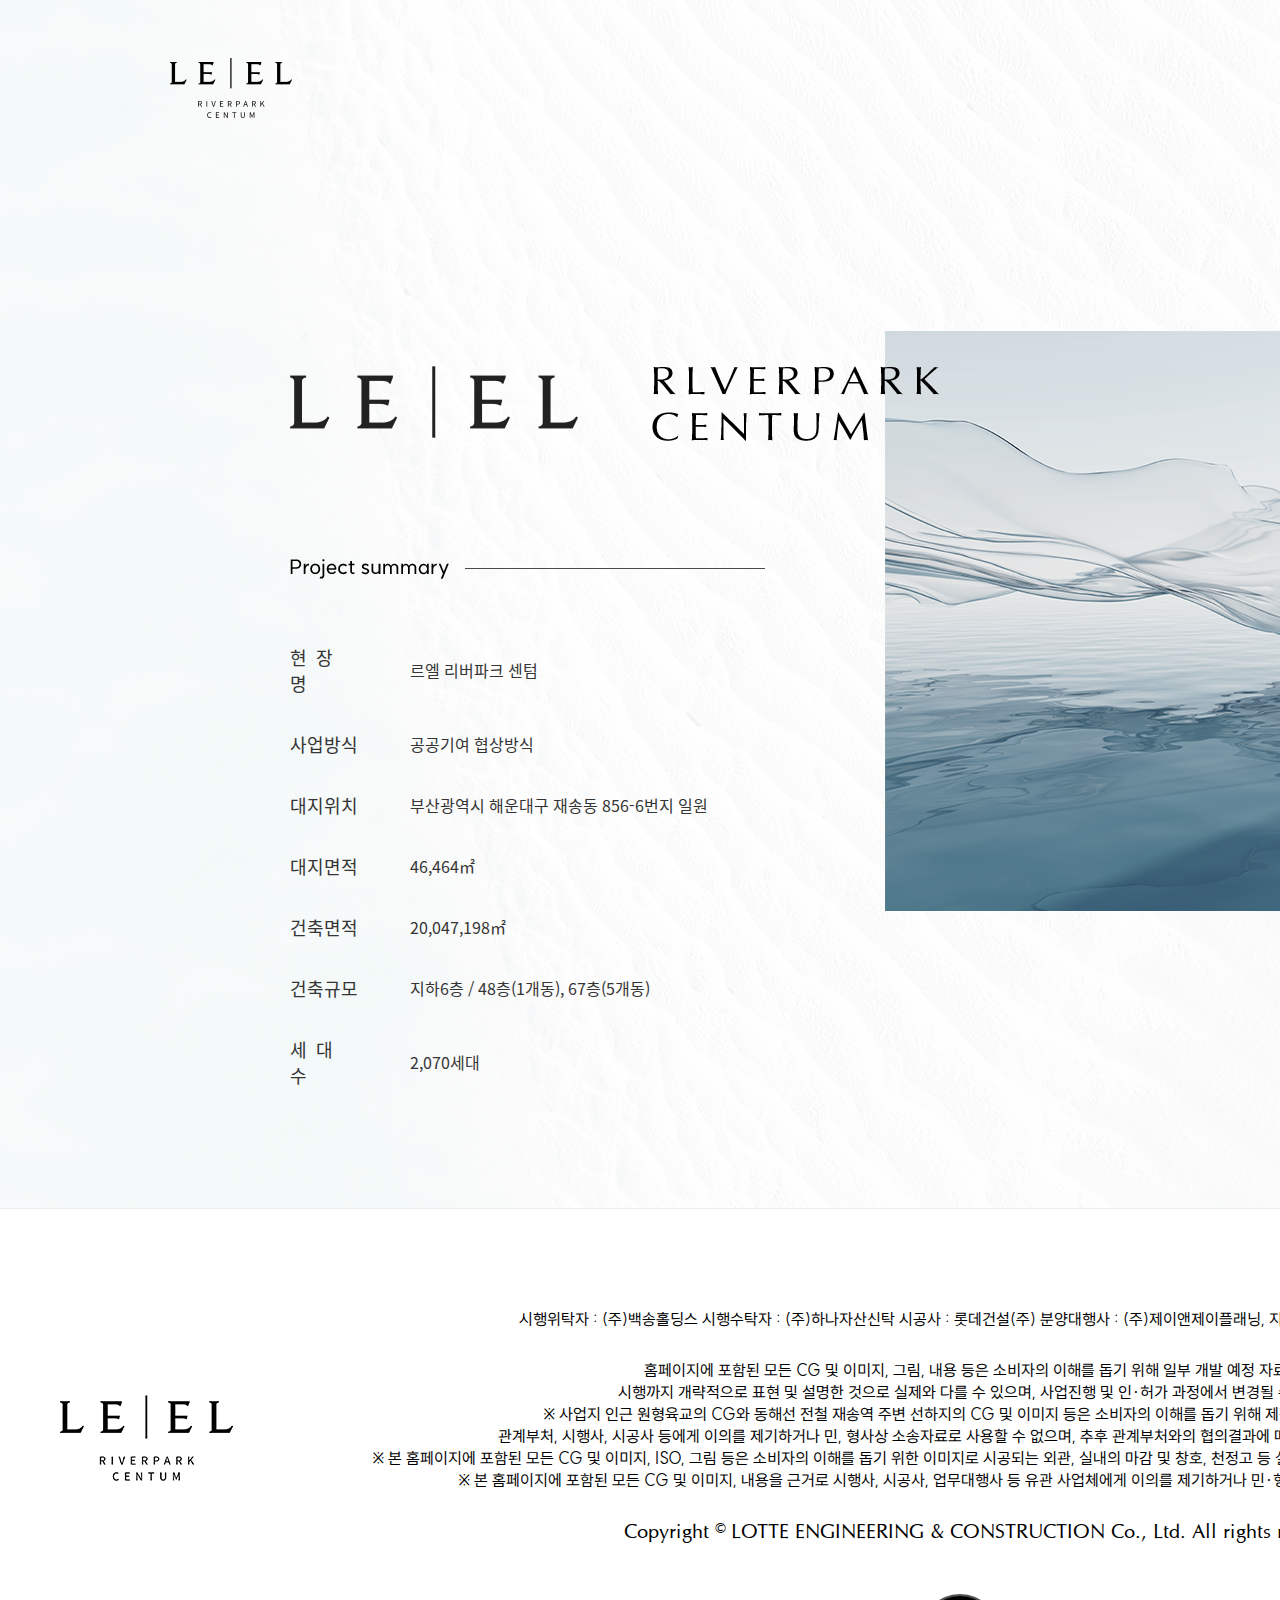
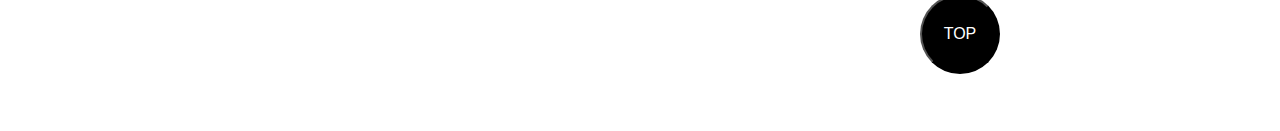
<file: sub1.html>
<!DOCTYPE html>
<html lang="ko">
<head>
    <meta charset="UTF-8">
    <meta name="viewport" content="width=device-width, initial-scale=1, user-scalable=yes">
    <link rel="stylesheet" type="text/css" href="./css/font.css">
    <link rel="stylesheet" type="text/css" href="./css/sub.css">
    <link rel="stylesheet" type="text/css" href="./css/sub2.css">
    <link rel="stylesheet" type="text/css" href="./css/sub_m.css">
    <link rel="stylesheet" type="text/css" href="./css/sub_m2.css">
</head>

<body>
<div class="sub-wrapper">
    <div class="sub-header">
        <div class="l">
            <a href="./index.html"><img src="./img/logo.png" alt="로고 이미지"></a>
        </div>
        <div class="r">
            <a class="number" href="tel:1533-9988">1533-9988</a>
            <div class="menu"></div>
        </div>
    </div>
    <!-- 컨텐츠 영역 -->
    <div class="sub-content">
        <div class="inner">
            <!-- rnb -->
            <div id="rnb">
                <div class="rnb-inner">
                    <button class="rnb-close-btn">CLOSE</button>
                    <ul class="rnb-list">
                        <li><a href="./sub1.html">사업개요</a></li>
                        <li><a href="./sub2.html">입지환경</a></li>
                        <li><a href="./sub3.html">오시는길</a></li>
                        <li><a href="./sub4.html">관심고객등록</a></li>
                    </ul>
                    <div class="rnb-logo"><img src="./img/rnb-logo.png" /></div>
                </div>
            </div>
            <div class="centum-box">
                <div class="txt-box">
                    <p class="title">
                        <img src="./img/sub/sub-title01.png" alt="RLVERPARK CENTUM" class="web" >
                        <img src="./img/sub/sub1-logo-m.png" alt="RLVERPARK CENTUM" class="mo" >
                    </p>
                    <p class="sub-title">
                        <img src="./img/sub/sub-stitle01.png" alt="Project summary" class="only-web" >
                        <img src="./img/sub/sub-stitle01-m.png" alt="Project summary" class="only-mo" >
                    </p>
                    <div class="info-txt">
                        <div class="row">
                            <div class="dt">현 장 명</div>
                            <div class="dd">르엘 리버파크 센텀</div>
                        </div>
                        <!-- 추가 -->
                        <div class="row">
                            <div class="dt">사업방식</div>
                            <div class="dd">공공기여 협상방식</div>
                        </div>
                        <!-- !추가 -->
                        <div class="row">
                            <div class="dt">대지위치</div>
                            <div class="dd">부산광역시 해운대구 재송동 856-6번지 일원</div>
                        </div>
                        <div class="row">
                            <div class="dt">대지면적</div>
                            <div class="dd">46,464㎡</div>
                        </div>
                        <div class="row">
                            <div class="dt">건축면적</div>
                            <div class="dd">20,047,198㎡</div>
                        </div>
                        <div class="row">
                            <div class="dt">건축규모</div>
                            <div class="dd">지하6층 / 48층(1개동), 67층(5개동)</div>
                        </div>
                        <div class="row">
                            <div class="dt">세 대 수</div>
                            <div class="dd">2,070세대</div>
                        </div>
                    </div>

                </div>
                <div class="img-box">
                    <div class="image-container">
                        <!-- <img class="su1-img-box" src="./img/sub/sub-img02.png" alt="첫 번째 이미지"> -->
                        <div class="su1-img-box su1-moving-img-box"></div>
                        <!-- <div class="sub2-hidden-img-box-text">
                            <div>
                                <span class="s">
                                    롯데건설이 만드는<br />
                                    하이엔드 브랜드<br />
                                </span>
                                <span class="b">
                                    <br />
                                    부산 최초 르엘의<br />
                                    가치와 자부심<br />
                                </span>
                            </div>
                        </div> -->
                    </div>
                    <div class="image-container">
                        <img src="./img/sub/sub-img01.png" alt="두 번째 이미지">
                    </div>
                    <div class="txt-animation">
                        <img src="./img/sub/text-animation.png" alt="부산 첫 르엘, 센텀의 정점에 서다" class="web" >
                        <img src="./img/sub/sub1-visual-img-text.png" alt="부산 첫 르엘 - 센텀의 정점에 서다" class="mo" >
                    </div>
                </div>
            </div>

        </div>
    </div>
    <!-- // 컨텐츠 영역 -->
    <div class="sub-footer">
        <div class="top-bottom only-mo">
            <button>TOP</button>
        </div>
        <div class="logo">
            <img src="./img/footer-logo.png" alt="footer 로고" class="only-web">
            <img src="./img/m/footer-logo-m.png" alt="logo" class="only-mo" />
            <a href="https://xn--2w2b2dy4gc4grygkwrplbc1g.com/main.php" class="only-mo footer-info" target="_blank">개인정보취급방침</a>
        </div>
        <div class="con">
            <p>시행위탁자 : (주)백송홀딩스 시행수탁자 : (주)하나자산신탁 시공사 : 롯데건설(주) 분양대행사 : (주)제이앤제이플래닝, 지우알엔씨(주), (주)마켓리더</p>
            <p>
                홈페이지에 포함된 모든 CG 및 이미지, 그림, 내용 등은 소비자의 이해를 돕기 위해 일부 개발 예정 자료이거나<br>
                시행까지 개략적으로 표현 및 설명한 것으로 실제와 다를 수 있으며, 사업진행 및 인·허가 과정에서 변경될 수 있습니다.<br>
                ※ 사업지 인근 원형육교의 CG와 동해선 전철 재송역 주변 선하지의 CG 및 이미지 등은 소비자의 이해를 돕기 위해 제작된 것으로 이를 근거로<br>
                관계부처, 시행사, 시공사 등에게 이의를 제기하거나 민, 형사상 소송자료로 사용할 수 없으며, 추후 관계부처와의 협의결과에 따라 계획이 변경될 수 있습니다.<br>
                ※ 본 홈페이지에 포함된 모든 CG 및 이미지, ISO, 그림 등은 소비자의 이해를 돕기 위한 이미지로 시공되는 외관, 실내의 마감 및 창호, 천정고 등 실제와 상이하므로 견본주택을 참조하시기 바랍니다.<br>
                ※ 본 홈페이지에 포함된 모든 CG 및 이미지, 내용을 근거로 시행사, 시공사, 업무대행사 등 유관 사업체에게 이의를 제기하거나 민·형사상 소송자료로 사용할 수 없습니다.<br>
            </p>
            <p>Copyright © LOTTE ENGINEERING & CONSTRUCTION Co., Ltd. All rights reserved</p>
        </div>
        <div class="person-info only-web">
            <a href="https://xn--2w2b2dy4gc4grygkwrplbc1g.com/main.php" traget="_blank">개인정보취급방침</a>
        </div>
        <div class="top-bottom only-web">
            <button>TOP</button>
        </div>
    </div>

</div>
<script>
    const images = document.querySelectorAll('.image-container .su1-moving-img-box, .image-container img');
    // const containers = document.querySelectorAll('.image-container');
    const txtAnimationElements = document.querySelectorAll('.txt-animation');

    // 이미지 애니메이션 시작
    window.addEventListener('load', () => {
        let currentImageIndex = 0;

        const showNextImage = () => {
            if (currentImageIndex < images.length) {
                // const currentContainer = containers[currentImageIndex];
                const currentImage = images[currentImageIndex];

                currentImage.classList.add('animated');

                // // 마우스 이동 이벤트 리스너 추가
                // currentContainer.addEventListener('mousemove', (e) => {
                //     if (currentImage) {
                //         const rect = currentContainer.getBoundingClientRect();
                //         const x = e.clientX - rect.left; // 마우스의 x좌표
                //         const y = e.clientY - rect.top;  // 마우스의 y좌표
                //         const moveX = (x / rect.width - 0.5) * -20; // 좌우 이동량
                //         const moveY = (y / rect.height - 0.5) * -20; // 상하 이동량
                //         currentImage.style.transform = `translate(${moveX}px, ${moveY}px) scale(1)`; // 변환 스타일 적용
                //     }
                // });

                // // 이미지가 보이지 않을 때 초기화
                // currentContainer.addEventListener('mouseleave', () => {
                //     if (currentImage) {
                //         currentImage.style.transform = 'translate(0, 0) scale(1)'; // 원래 위치로 초기화
                //     }
                // });

                // 애니메이션 종료 후 다음 이미지로 이동
                const transitionEndHandler = () => {
                    currentImageIndex++;
                    images[currentImageIndex - 1].removeEventListener('transitionend', transitionEndHandler);
                    showNextImage();  // 다음 이미지 애니메이션 실행
                };

                images[currentImageIndex].addEventListener('transitionend', transitionEndHandler);
            } else {
                // 모든 이미지가 로드된 후 텍스트 애니메이션 실행
                txtAnimationElements.forEach((element) => {
                    element.classList.add('visible');
                });
            }
        };

        showNextImage();  // 첫 번째 이미지 애니메이션 시작


        document.querySelector(".sub-header .menu").addEventListener("click",()=>{
            document.querySelector("#rnb").classList.add("open");
        })
        document.querySelector(".rnb-close-btn").addEventListener("click",()=>{
            document.querySelector("#rnb").classList.remove("open");
        })
        document.querySelectorAll(".top-bottom").forEach((bt,idx)=>{
            bt.addEventListener("click",()=>{
                document.querySelector("html").scrollTop = 0;
            });
        })
    });

</script>
</body>
</html>
</file>
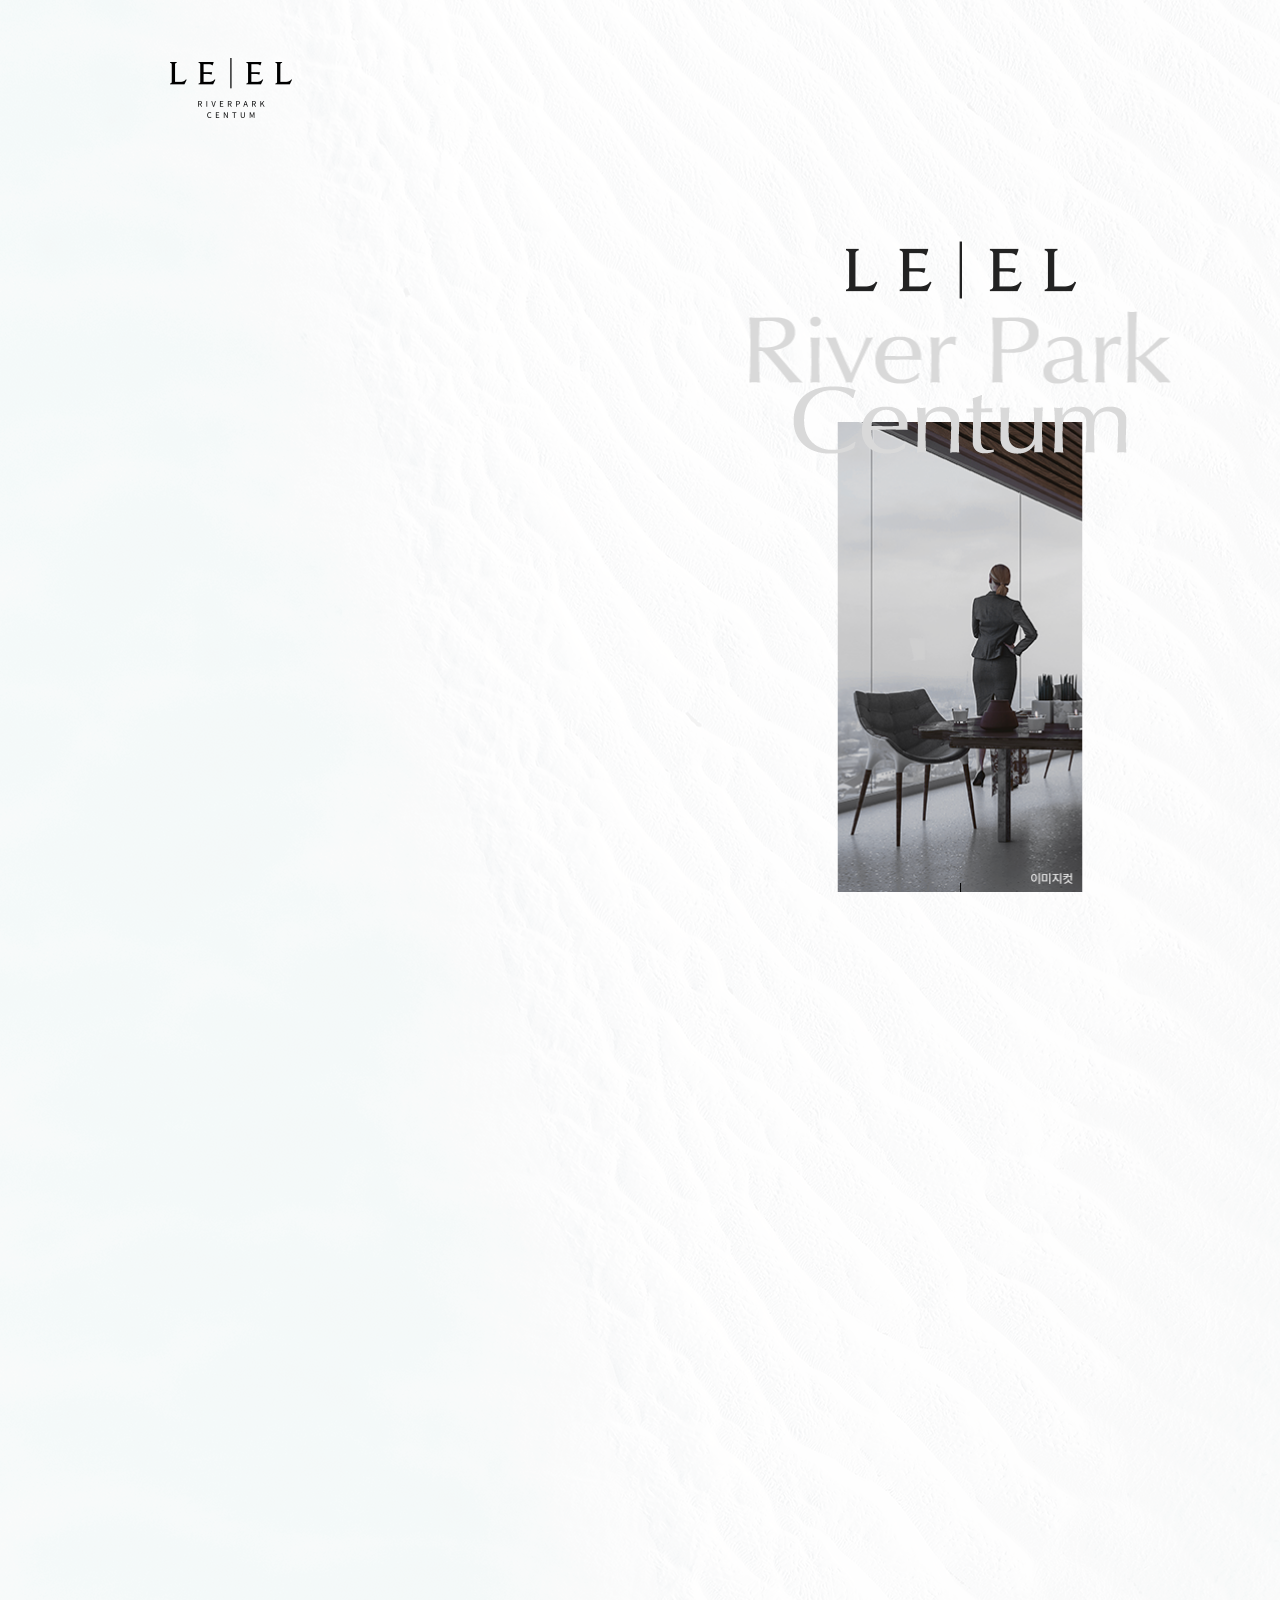
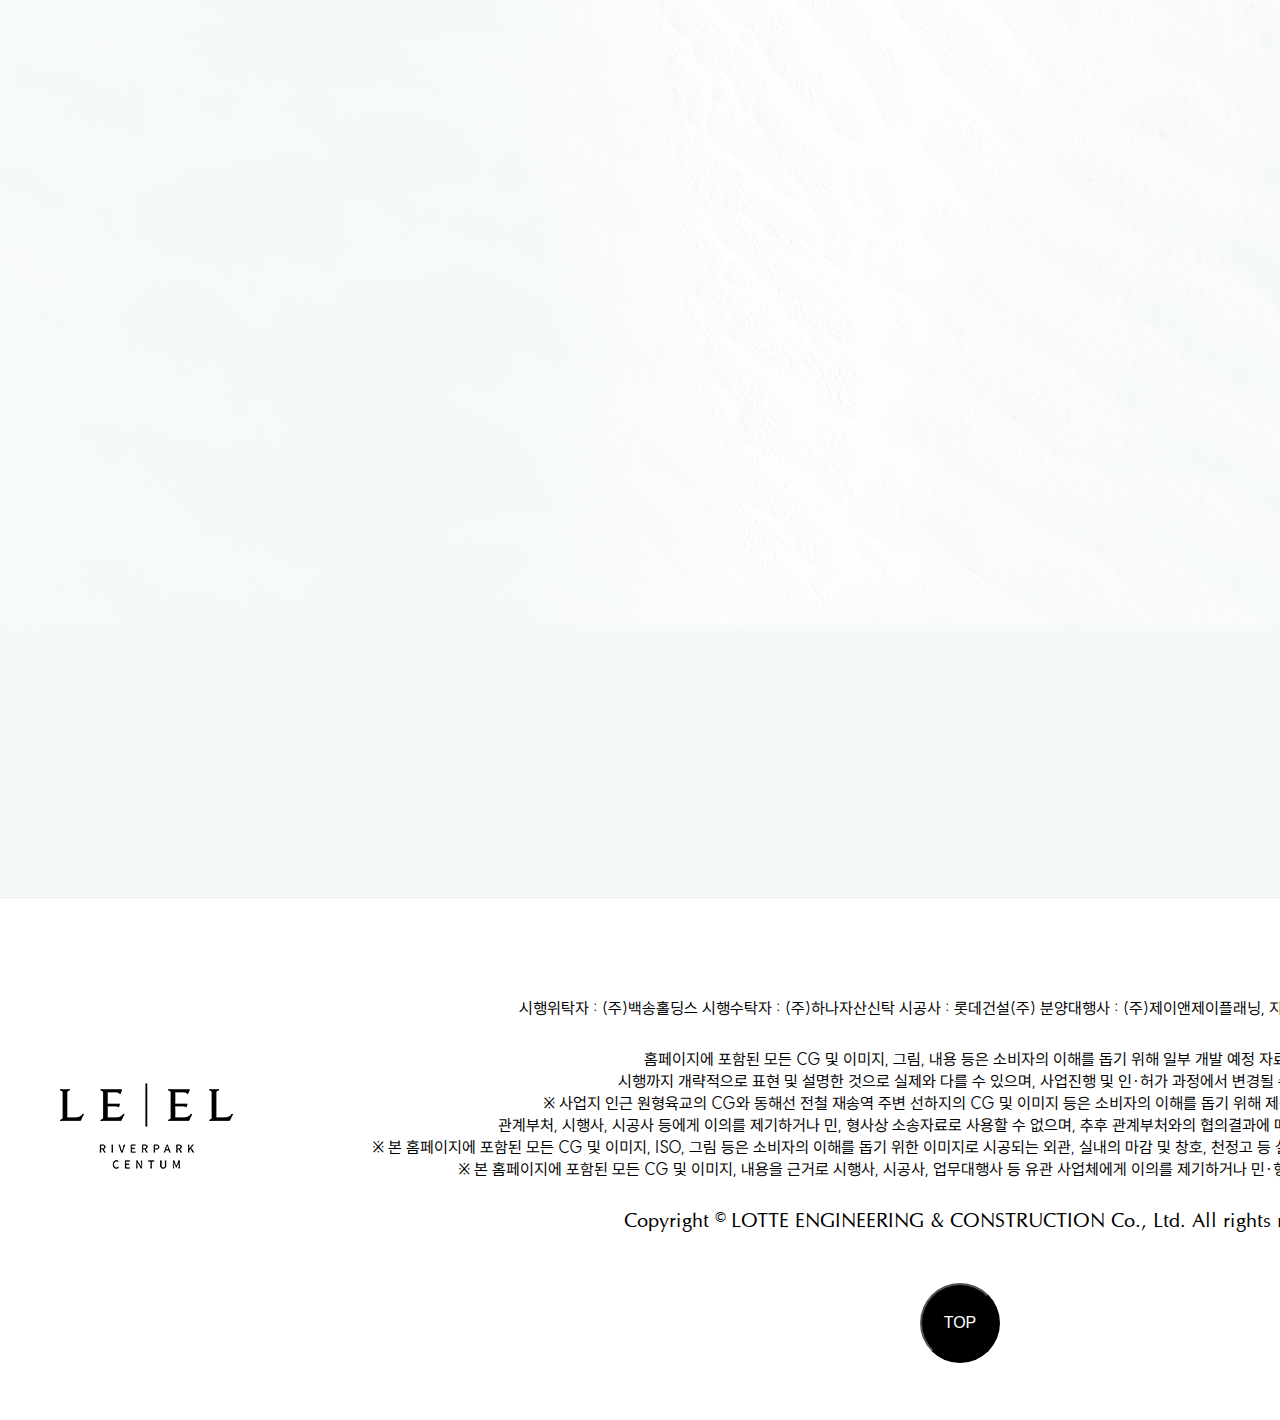
<file: sub2.html>
<!DOCTYPE html>
<html lang="ko">
<head>
    <meta charset="UTF-8">
    <meta name="viewport" content="width=device-width, initial-scale=1, user-scalable=yes">
    <link rel="stylesheet" type="text/css" href="./css/font.css">
    <link rel="stylesheet" type="text/css" href="./css/sub.css">
    <link rel="stylesheet" type="text/css" href="./css/sub2.css">
    <link rel="stylesheet" type="text/css" href="./css/sub_m.css">
    <link rel="stylesheet" type="text/css" href="./css/sub_m2.css">
    <!-- 추가 --> 
    <link rel="stylesheet" href="https://cdn.jsdelivr.net/npm/swiper@11/swiper-bundle.min.css" />
    <style>
        /* 추가 */
        .swiper {
        width: 100%;
        /* height: 100%; */
        height:300rem;
        }

        .swiper-slide {
        text-align: center;
        font-size: 18px;
        background: #fff;
        display: flex;
        justify-content: center;
        align-items: center;
        }

        .swiper-slide img {
        display: block;
        width: 100%;
        height: 100%;
        object-fit: cover;
        }
        /* // 추가 */
    </style>
</head>

<body>
<div class="sub-wrapper">
    <div class="sub-header">
        <div class="l">
            <a href="./index.html"><img src="./img/logo.png" alt="로고 이미지"></a>
        </div>
        <div class="r">
            <a class="number" href="tel:1533-9988">1533-9988</a>
            <div class="menu"></div>
        </div>
    </div>
    <!-- 컨텐츠 영역 -->
    <div class="sub-content">
        <div class="inner">
            <!-- rnb -->
            <div id="rnb">
                <div class="rnb-inner">
                    <button class="rnb-close-btn">CLOSE</button>
                    <ul class="rnb-list">
                        <li><a href="./sub1.html">사업개요</a></li>
                        <li><a href="./sub2.html">입지환경</a></li>
                        <li><a href="./sub3.html">오시는길</a></li>
                        <li><a href="./sub4.html">관심고객등록</a></li>
                    </ul>
                    <div class="rnb-logo"><img src="./img/rnb-logo.png" /></div>
                </div>
            </div>

            <div class="centum-box2">
                <div class="txt-box">
                    <p class="img1">
                        <img src="./img/sub/logo01.png" alt="LEEL">
                    </p>
                    <p class="img2">
                        <img src="./img/sub/sub-title02.png" alt="River Park">
                    </p>
                    <p class="img3">
                        <img src="./img/sub/sub-title03.png" alt="Centum">
                    </p>
                </div>
                <!-- 수정 -->
                <div class="img-box">
                    <div class="image-container img1">
                        <img src="./img/sub/sub-img03.png" alt="첫 번째 이미지">
                        <div class="sub2-hidden-img-box-text">
                            <div>
                                <span class="s">
                                    부산을 대표하는<br />
                                    프리미엄 주거중심지<br />
                                </span>
                                <span class="b">
                                    <br />
                                    해운대<br />
                                    센텀시티의 정점<br />
                                </span>
                            </div>
                        </div>
                    </div>
                    <div class="image-container img2">
                        <img src="./img/sub/sub-img04.png" alt="두 번째 이미지">
                        <div class="sub2-hidden-img-box-text">
                            <div>
                                <span class="s">
                                    10가지 타입의 다양한<br />
                                    평면으로 구성된 <br />
                                </span>
                                <span class="b">
                                    <br />
                                    2,070세대<br />
                                    대단지 프리미엄<br />
                                </span>
                            </div>
                        </div>
                    </div>
                    <div class="image-container img3">
                        <img src="./img/sub/sub-img05.png" alt="첫 번째 이미지">
                        <div class="sub2-hidden-img-box-text">
                            <div>
                                <span class="s">
                                    리버뷰 아쿠아 풀, 프리미어<br />
                                    골프클럽,시그니처 살롱 등<br />
                                </span>
                                <span class="b">
                                    <br />
                                    초대형 커뮤니티의 	<br />
                                    하이엔드 라이프<br />
                                </span>
                            </div>
                        </div>
                    </div>
                    <div class="image-container img4">
                        <img src="./img/sub/sub-img06.png" alt="두 번째 이미지">
                        <div class="sub2-hidden-img-box-text">
                            <div>
                                <span class="s">
                                    최고 67층<br />
                                    초고층에서 누리는<br />
                                </span>
                                <span class="b">
                                    <br />
                                    수영강, 장산, 광안대교<br />
                                    파노라마 조망권<br />
                                </span>
                            </div>
                        </div>
                    </div>
                    <div class="image-container img5">
                        <img src="./img/sub/sub-img07.png" alt="첫 번째 이미지">
                        <div class="sub2-hidden-img-box-text">
                            <div>
                                <span class="s">
                                    신세계몰·신세계백화점,<br />
                                    롯데백화점, 코스트코까지<br />
                                </span>
                                <span class="b">
                                    <br />
                                    월드클래스<br />
                                    생활인프라<br />
                                </span>
                            </div>
                        </div>
                    </div>
                    <div class="image-container img6">
                        <img src="./img/sub/sub-img08.png" alt="두 번째 이미지">
                        <div class="sub2-hidden-img-box-text">
                            <div>
                                <span class="s">
                                    롯데건설이 만드는<br />
                                    하이엔드 브랜드<br />
                                </span>
                                <span class="b">
                                    <br />
                                    부산 최초 르엘의<br />
                                    가치와 자부심<br />
                                </span>
                            </div>
                        </div>
                    </div>
                    <div class="image-container img7">
                        <img src="./img/sub/sub-img09.png" alt="첫 번째 이미지">
                        <div class="sub2-hidden-img-box-text">
                            <div>
                                <span class="s">
                                    부산 시내외 어디로나<br />
                                    쾌통하는 교통특권<br />
                                </span>
                                <span class="b">
                                    <br />
                                    원동IC 및 동해선<br />
                                    재송역 인접<br />
                                </span>
                            </div>
                        </div>
                    </div>
                    <div class="txt-animation">
                        <img src="./img/sub/sub-location.png" alt="location" >
                    </div>
                </div>
                <!-- Swiper -->
                <div class="swiper mySwiper only-mo">
                    <div class="swiper-wrapper">
                        <div class="swiper-slide">
                            <img src="./img/sub/sub-img03.png" alt="첫 번째 이미지">
                        </div>
                        <div class="swiper-slide">
                            <img src="./img/sub/sub-img04.png" alt="두 번째 이미지">
                        </div>
                        <div class="swiper-slide">
                            <img src="./img/sub/sub-img05.png" alt="첫 번째 이미지">
                        </div>
                        <div class="swiper-slide">
                            <img src="./img/sub/sub-img06.png" alt="두 번째 이미지">
                        </div>
                        <div class="swiper-slide">
                            <img src="./img/sub/sub-img07.png" alt="첫 번째 이미지">
                        </div>
                        <div class="swiper-slide">
                            <img src="./img/sub/sub-img08.png" alt="두 번째 이미지">
                        </div>
                        <div class="swiper-slide">
                            <img src="./img/sub/sub-img09.png" alt="첫 번째 이미지">
                        </div>
                    </div>
                </div>
                <div class="swiper-both">
                    <div class="mo-swiper-nom"><span>01</span> ~ 07</div>
                    <div class="mo-swiper-bar p0">
                        <span></span>
                    </div>
                </div>
                <!-- // 수정 -->
                <div class="sub2-img-info-box">
                    <div>
                        <span class="s">
                            부산을 대표하는<br />
                            프리미엄 주거중심지<br />
                        </span>
                        <span class="b">
                            <br />
                            해운대<br />
                            센텀시티의 정점<br />
                        </span>
                    </div>
                </div>
                <div class="sub2-silent-lusury-text-wrapper">
                    <div class="sub2-silent-lusury-text">
                    </div>
                </div>
                <div class="bottom-txt">
                    <p class="txt1">부산 첫 르엘, 센텀의 정점에 서다</p>
                    <p class="txt2">
                        청담, 잠실(예정), 대치, 반포에 이어 드디어 센텀과 만나는 르엘, <br>
                        클래스가 다른 하이엔드 라이프로 센텀의 자부을 완성합니다.
                    </p>
                    <div class="view">
                        <p class="txt1">부산 첫 르엘, 센텀의 정점에 서다</p>
                        <p class="txt2">
                            청담, 잠실(예정), 대치, 반포에 이어 드디어 센텀과 만나는 르엘, <br>
                            클래스가 다른 하이엔드 라이프로 센텀의 자부을 완성합니다.
                        </p>
                    </div>
                </div>
                <div class="map-area">
                    <div class="map-area-wrapper">
                        <!-- 수정 -->
                        <img src="./img/sub/map.jpg" alt="location" >
                        <img src="./img/sub/map.jpg" alt="location" class="view" >
                        <!-- // 수정 -->
                    </div>
                </div>
                <div class="map-area-pop-btn-wrapper">
                    <div class="map-area-pop-btn">크게보기</div>
                </div>
            </div>

        </div>
    </div>
    <div class="modal-pop map only-mo">
        <div class="modal-wrapper">
            <div class="modal-movie-area">
                <div class="modal-close"><button class="clsoe-button">이미지닫기 X</button></div>
                <!-- 수정 -->
                <img src="./img/sub/map.jpg" />
                <!-- // 수정 -->
            </div>
        </div>
    </div>
    <!-- // 컨텐츠 영역 -->
    <div class="sub-footer">
        <div class="top-bottom only-mo">
            <button>TOP</button>
        </div>
        <div class="logo">
            <img src="./img/footer-logo.png" alt="footer 로고" class="only-web">
            <img src="./img/m/footer-logo-m.png" alt="logo" class="only-mo" />
            <a href="https://xn--2w2b2dy4gc4grygkwrplbc1g.com/main.php" class="only-mo footer-info" target="_balnk">개인정보취급방침</a>
        </div>
        <div class="con">
            <p>시행위탁자 : (주)백송홀딩스 시행수탁자 : (주)하나자산신탁 시공사 : 롯데건설(주) 분양대행사 : (주)제이앤제이플래닝, 지우알엔씨(주), (주)마켓리더</p>
            <p>
                홈페이지에 포함된 모든 CG 및 이미지, 그림, 내용 등은 소비자의 이해를 돕기 위해 일부 개발 예정 자료이거나<br>
                시행까지 개략적으로 표현 및 설명한 것으로 실제와 다를 수 있으며, 사업진행 및 인·허가 과정에서 변경될 수 있습니다.<br>
                ※ 사업지 인근 원형육교의 CG와 동해선 전철 재송역 주변 선하지의 CG 및 이미지 등은 소비자의 이해를 돕기 위해 제작된 것으로 이를 근거로<br>
                관계부처, 시행사, 시공사 등에게 이의를 제기하거나 민, 형사상 소송자료로 사용할 수 없으며, 추후 관계부처와의 협의결과에 따라 계획이 변경될 수 있습니다.<br>
                ※ 본 홈페이지에 포함된 모든 CG 및 이미지, ISO, 그림 등은 소비자의 이해를 돕기 위한 이미지로 시공되는 외관, 실내의 마감 및 창호, 천정고 등 실제와 상이하므로 견본주택을 참조하시기 바랍니다.<br>
                ※ 본 홈페이지에 포함된 모든 CG 및 이미지, 내용을 근거로 시행사, 시공사, 업무대행사 등 유관 사업체에게 이의를 제기하거나 민·형사상 소송자료로 사용할 수 없습니다.<br>
            </p>
            <p>Copyright © LOTTE ENGINEERING & CONSTRUCTION Co., Ltd. All rights reserved</p>
        </div>
        <div class="person-info only-web">
            <a href="https://xn--2w2b2dy4gc4grygkwrplbc1g.com/main.php" target="_blank">개인정보취급방침</a>
        </div>
        <div class="top-bottom only-web">
            <button>TOP</button>
        </div>
    </div>
</div>
<!-- 추가 -->
<!-- Swiper JS -->
<script src="https://cdn.jsdelivr.net/npm/swiper@11/swiper-bundle.min.js"></script>
<!-- // 추가 -->
<script>
    const images = document.querySelectorAll('.image-container img');
    const txtAnimationElements = document.querySelectorAll('.txt-animation, .centum-box2 .bottom-txt');

    window.addEventListener('load', () => {
        let currentImageIndex = 0;

        const showNextImages = () => {
            if (currentImageIndex === 0) {
                // 첫 번째 이미지는 단독으로 표시
                images[currentImageIndex].classList.add('animated');
                currentImageIndex++;
            } else {
                // 이후 2개씩 이미지를 표시
                const nextImages = [images[currentImageIndex], images[currentImageIndex + 1]].filter(Boolean);

                nextImages.forEach((img) => {
                    img.classList.add('animated');
                });
                currentImageIndex += 2;
            }

            // 애니메이션 종료 후 다음 이미지 그룹으로 이동
            if (currentImageIndex < images.length) {
                setTimeout(showNextImages, 1000); // 1초 간격으로 그룹 애니메이션
            } else {
                // 모든 이미지가 로드된 후 텍스트 애니메이션 실행
                txtAnimationElements.forEach((element) => {
                    element.classList.add('visible');
                });
            }
        };

        showNextImages(); // 첫 번째 이미지부터 시작


        document.querySelector(".sub-header .menu").addEventListener("click",()=>{
            document.querySelector("#rnb").classList.add("open");
        })
        document.querySelector(".rnb-close-btn").addEventListener("click",()=>{
            document.querySelector("#rnb").classList.remove("open");
        })

        const _subimgBox = document.querySelector(".centum-box2 .img-box");
        _subimgBox.addEventListener("scroll",(ev)=>{
            const _this = ev.currentTarget;
            const sl = _this.scrollLeft;
            const _imgs = _this.querySelectorAll(".image-container");
            let checkIndex = -1;
            for(let i=0; i<=_imgs.length - 1; i++){
                const img = _imgs[i];
                const scrollLeft = Number(img.getBoundingClientRect().left);
                if(224 > scrollLeft && 5 < scrollLeft){
                    checkIndex = i;
                    const html = img.querySelector(".sub2-hidden-img-box-text").innerHTML;
                    document.querySelector(".sub2-img-info-box div").innerHTML = html;
                    break;
                }
            }
        })

        document.querySelector(".map-area-pop-btn").addEventListener("click",()=>{
            document.querySelector(".modal-pop.map").classList.add("open")
        })
        document.querySelector(".clsoe-button").addEventListener("click",()=>{
            document.querySelector(".modal-pop.map").classList.remove("open")
        })
        document.querySelectorAll(".top-bottom").forEach((bt,idx)=>{
            bt.addEventListener("click",()=>{
                document.querySelector("html").scrollTop = 0;
            });
        })
        window.addEventListener("scroll",(event)=>{
            const _this = event.currentTarget;
            const _map = document.querySelector(".map-area-wrapper");
            const top = _map.getBoundingClientRect().top;
            if(top < 500){
                _map.classList.add("show");
            }
        })

        /* 추가 */


        var swiper = new Swiper(".mySwiper", {
            slidesPerView: 2,
            spaceBetween: 20,
            centeredSlides: true,
            pagination: {
                el: ".swiper-pagination",
                clickable: true,
            },
            on : {
                slideChange: function () {
                    // activeIndex와 realIndex를 로그로 출력하여 확인
                    const _texts = document.querySelectorAll(".centum-box2 .img-box .sub2-hidden-img-box-text");
                    const html = _texts[this.realIndex].innerHTML;
                    document.querySelector(".sub2-img-info-box div").innerHTML = html;
                    document.querySelector(".mo-swiper-nom > span").innerHTML = "0" + (this.activeIndex + 1);
                    const applyCl = "p" + this.realIndex;
                    for(let i=0;i<7; i++){
                        const removeCl = "p" + i;
                        if(i == this.activeIndex){
                            document.querySelector(".mo-swiper-bar").classList.add(applyCl)
                        }else{
                            document.querySelector(".mo-swiper-bar").classList.remove(removeCl)
                        }
                    }

                },
            },
        });
        /* //추가 */
    });
</script>
</body>
</html>
</file>
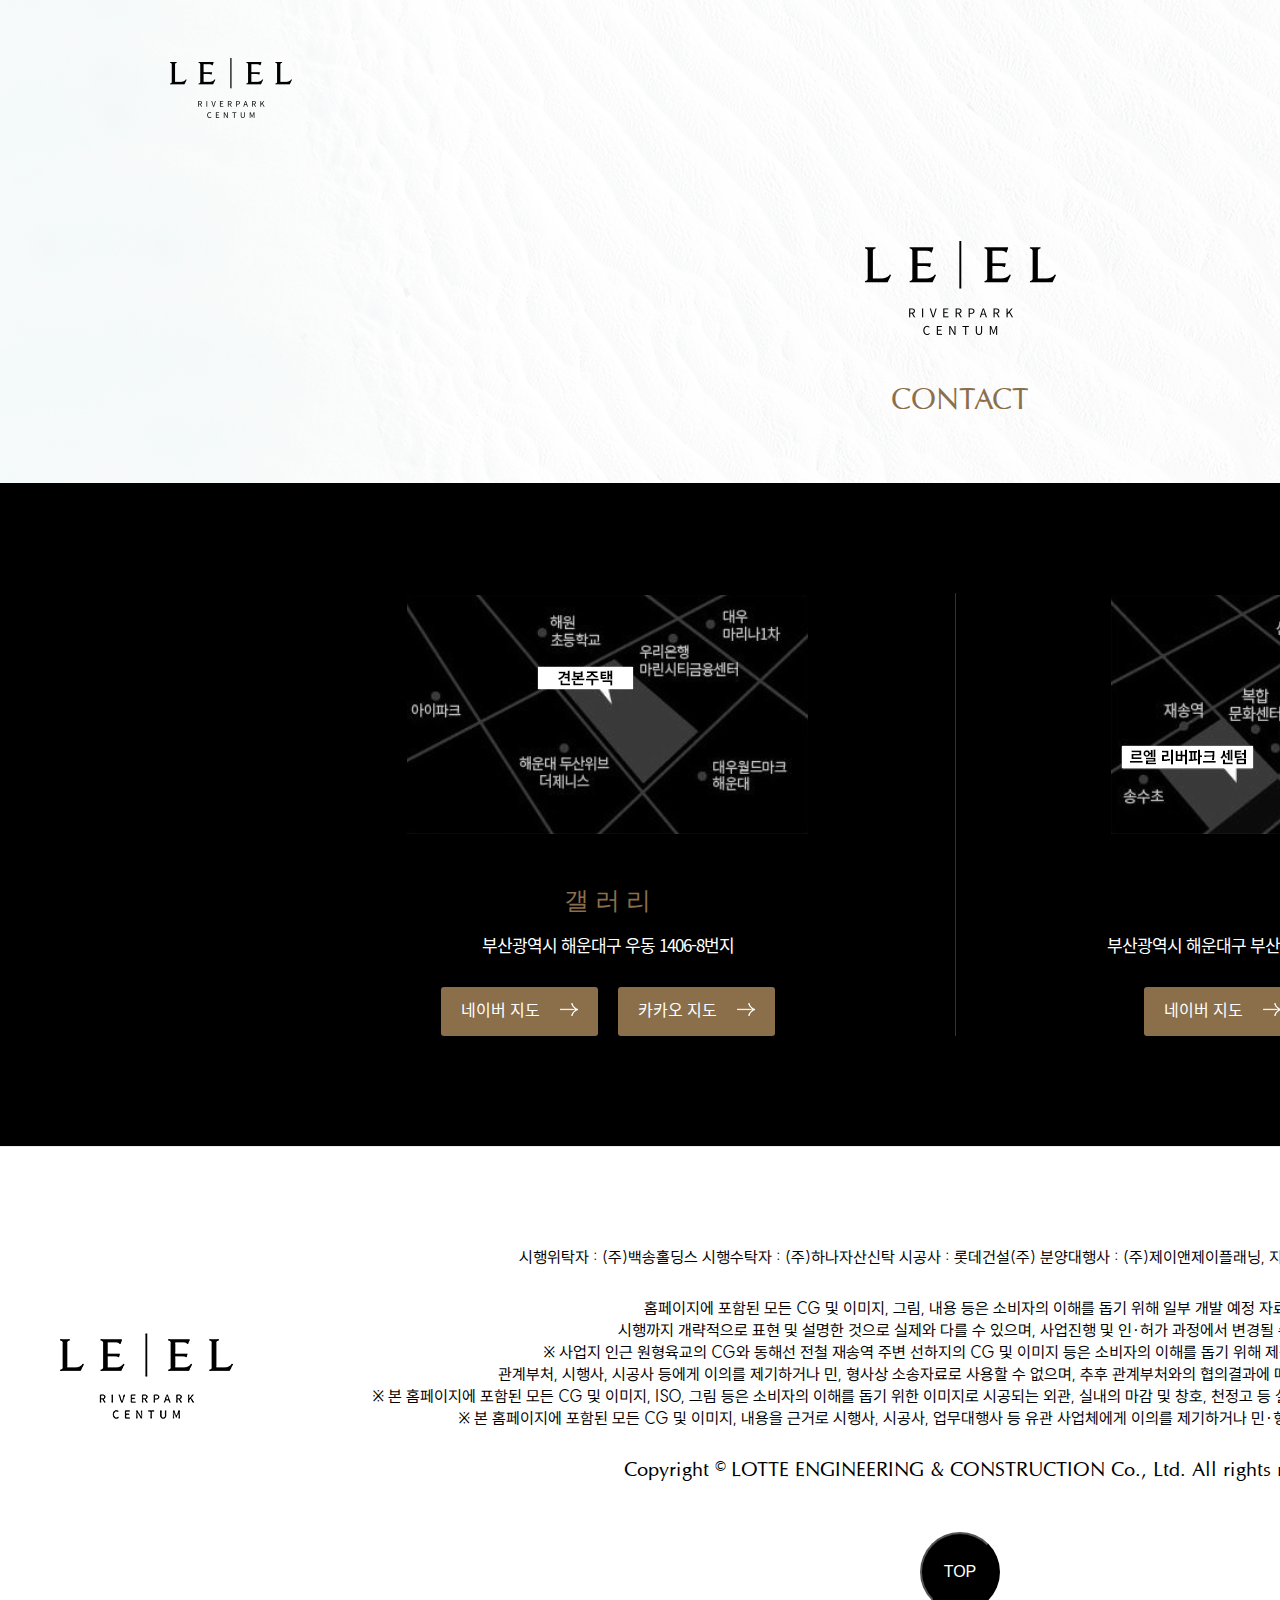
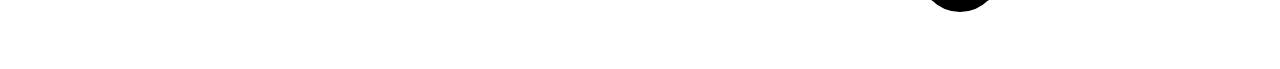
<file: sub3.html>
<!DOCTYPE html>
<html lang="ko">
<head>
    <meta charset="UTF-8">
    <meta name="viewport" content="width=device-width, initial-scale=1, user-scalable=yes">
    <link rel="stylesheet" type="text/css" href="./css/font.css">
    <link rel="stylesheet" type="text/css" href="./css/sub.css">
    <link rel="stylesheet" type="text/css" href="./css/sub2.css">
    <link rel="stylesheet" type="text/css" href="./css/sub_m.css">
    <link rel="stylesheet" type="text/css" href="./css/sub_m2.css">
</head>

<body>
<div class="sub-wrapper">
    <div class="sub-header">
        <div class="l">
            <a href="./index.html"><img src="./img/logo.png" alt="로고 이미지"></a>
        </div>
        <div class="r">
            <a class="number" href="tel:1533-9988">1533-9988</a>
            <div class="menu"></div>
        </div>
    </div>
    <!-- 컨텐츠 영역 -->
    <div class="sub-content">
        <div class="inner">
            <!-- rnb -->
            <div id="rnb">
                <div class="rnb-inner">
                    <button class="rnb-close-btn">CLOSE</button>
                    <ul class="rnb-list">
                        <li><a href="./sub1.html">사업개요</a></li>
                        <li><a href="./sub2.html">입지환경</a></li>
                        <li><a href="./sub3.html">오시는길</a></li>
                        <li><a href="./sub4.html">관심고객등록</a></li>
                    </ul>
                    <div class="rnb-logo"><img src="./img/rnb-logo.png" /></div>
                </div>
            </div>

            <div class="contact-box">
                <div class="txt-box">
                    <p class="img1">
                        <img src="./img/sub/contact-logo.png" alt="LEEL RIVERPARK CENTUM">
                    </p>
                    <p class="txt">CONTACT</p>
                </div>

                <div class="map-area">
                    <div class="inner">
                        <div class="item">
                            <div class="map">
                                <img src="./img/sub/contact-map01.png" alt="견본 주택 찾아오시는 길">
                                <img src="./img/sub/contact-map01-hover.png" alt="견본 주택 찾아오시는 길">
                            </div>
                            <p class="tit">갤 러 리</p>
                            <p class="address">부산광역시 해운대구 우동 1406-8번지</p>
                            <div class="btn-area">
                                <!-- 수정 -->
                                <a href="https://map.naver.com/p/search/%EB%B6%80%EC%82%B0%EA%B4%91%EC%97%AD%EC%8B%9C%20%ED%95%B4%EC%9A%B4%EB%8C%80%EA%B5%AC%20%EC%9A%B0%EB%8F%99%201406-8%EB%B2%88%EC%A7%80/address/14376321.1405871,4185394.6287109,%EB%B6%80%EC%82%B0%EA%B4%91%EC%97%AD%EC%8B%9C%20%ED%95%B4%EC%9A%B4%EB%8C%80%EA%B5%AC%20%EC%9A%B0%EB%8F%99%201406-8,jibun?c=14149550.9368499%2C4487916.2877992%2C15.00%2C0%2C0%2C0%2Cdh&isCorrectAnswer=true​" class="btn cb" target="_blank">
                                    네이버 지도
                                    <span class="icon"></span>
                                </a>
                                <a href="https://map.kakao.com/?map_type=TYPE_MAP&q=%EB%B6%80%EC%82%B0+%ED%95%B4%EC%9A%B4%EB%8C%80%EA%B5%AC+%EC%9A%B0%EB%8F%99+1406-8&urlLevel=2&urlX=988556&urlY=466861​" class="btn cb" target="_blank">
                                    카카오 지도
                                    <span class="icon"></span>
                                </a>
                                <!-- !수정 -->
                            </div>
                        </div>
                        <div class="item">
                            <div class="map map2">
                                <img src="./img/sub/contact-map02.png" alt="르엘 리버파크 센텀 찾아오시는 길">
                                <img src="./img/sub/contact-map02-hover.png" alt="르엘 리버파크 센텀 찾아오시는 길">
                            </div>
                            <p class="tit">현 장</p>
                            <p class="address">부산광역시 해운대구 부산광역시 해운대구 센텀동로 210 일원</p>
                            <div class="btn-area">
                                <a href="https://map.naver.com/p/search/%EB%B6%80%EC%82%B0%EA%B4%91%EC%97%AD%EC%8B%9C%20%ED%95%B4%EC%9A%B4%EB%8C%80%EA%B5%AC%20%EC%9E%AC%EC%86%A1%EB%8F%99%20856-6%EB%B2%88%EC%A7%80%20%EC%9D%BC%EC%9B%90/address/14373457.6247976,4189221.336374,%EB%B6%80%EC%82%B0%EA%B4%91%EC%97%AD%EC%8B%9C%20%ED%95%B4%EC%9A%B4%EB%8C%80%EA%B5%AC%20%EC%9E%AC%EC%86%A1%EB%8F%99%20856-6,jibun?c=14372979.2575548%2C4189187.4905093%2C15.00%2C0%2C0%2C0%2Cdh&isCorrectAnswer=true​" class="btn cb" target="_blank">
                                    네이버 지도
                                    <span class="icon"></span>
                                </a>
                                <a href="https://map.kakao.com/?map_type=TYPE_MAP&q=%EB%B6%80%EC%82%B0+%ED%95%B4%EC%9A%B4%EB%8C%80%EA%B5%AC+%EC%9E%AC%EC%86%A1%EB%8F%99+856-6&urlLevel=2&urlX=982538&urlY=474455​" class="btn cb" target="_blank">
                                    카카오 지도
                                    <span class="icon"></span>
                                </a>
                            </div>
                        </div>
                    </div>
                </div>
            </div>

        </div>
    </div>
    <!-- // 컨텐츠 영역 -->
    <div class="sub-footer">
        <div class="top-bottom only-mo">
            <button>TOP</button>
        </div>
        <div class="logo">
            <img src="./img/footer-logo.png" alt="footer 로고" class="only-web">
            <img src="./img/m/footer-logo-m.png" alt="logo" class="only-mo" />
            <a href="https://xn--2w2b2dy4gc4grygkwrplbc1g.com/main.php" class="only-mo footer-info" target="_blank">개인정보취급방침</a>
        </div>
        <div class="con">
            <p>시행위탁자 : (주)백송홀딩스 시행수탁자 : (주)하나자산신탁 시공사 : 롯데건설(주) 분양대행사 : (주)제이앤제이플래닝, 지우알엔씨(주), (주)마켓리더</p>
            <p>
                홈페이지에 포함된 모든 CG 및 이미지, 그림, 내용 등은 소비자의 이해를 돕기 위해 일부 개발 예정 자료이거나<br>
                시행까지 개략적으로 표현 및 설명한 것으로 실제와 다를 수 있으며, 사업진행 및 인·허가 과정에서 변경될 수 있습니다.<br>
                ※ 사업지 인근 원형육교의 CG와 동해선 전철 재송역 주변 선하지의 CG 및 이미지 등은 소비자의 이해를 돕기 위해 제작된 것으로 이를 근거로<br>
                관계부처, 시행사, 시공사 등에게 이의를 제기하거나 민, 형사상 소송자료로 사용할 수 없으며, 추후 관계부처와의 협의결과에 따라 계획이 변경될 수 있습니다.<br>
                ※ 본 홈페이지에 포함된 모든 CG 및 이미지, ISO, 그림 등은 소비자의 이해를 돕기 위한 이미지로 시공되는 외관, 실내의 마감 및 창호, 천정고 등 실제와 상이하므로 견본주택을 참조하시기 바랍니다.<br>
                ※ 본 홈페이지에 포함된 모든 CG 및 이미지, 내용을 근거로 시행사, 시공사, 업무대행사 등 유관 사업체에게 이의를 제기하거나 민·형사상 소송자료로 사용할 수 없습니다.<br>
            </p>
            <p>Copyright © LOTTE ENGINEERING & CONSTRUCTION Co., Ltd. All rights reserved</p>
        </div>
        <div class="person-info only-web">
            <a href="https://xn--2w2b2dy4gc4grygkwrplbc1g.com/main.php" target="_blank">개인정보취급방침</a>
        </div>
        <div class="top-bottom only-web">
            <button>TOP</button>
        </div>
    </div>

</div>
<script>
    window.onload = function(){


        document.querySelector(".sub-header .menu").addEventListener("click",()=>{
            document.querySelector("#rnb").classList.add("open");
        })
        document.querySelector(".rnb-close-btn").addEventListener("click",()=>{
            document.querySelector("#rnb").classList.remove("open");
        })
        document.querySelectorAll(".top-bottom").forEach((bt,idx)=>{
            bt.addEventListener("click",()=>{
                document.querySelector("html").scrollTop = 0;
            });
        })

    }
</script>
</body>
</html>
</file>
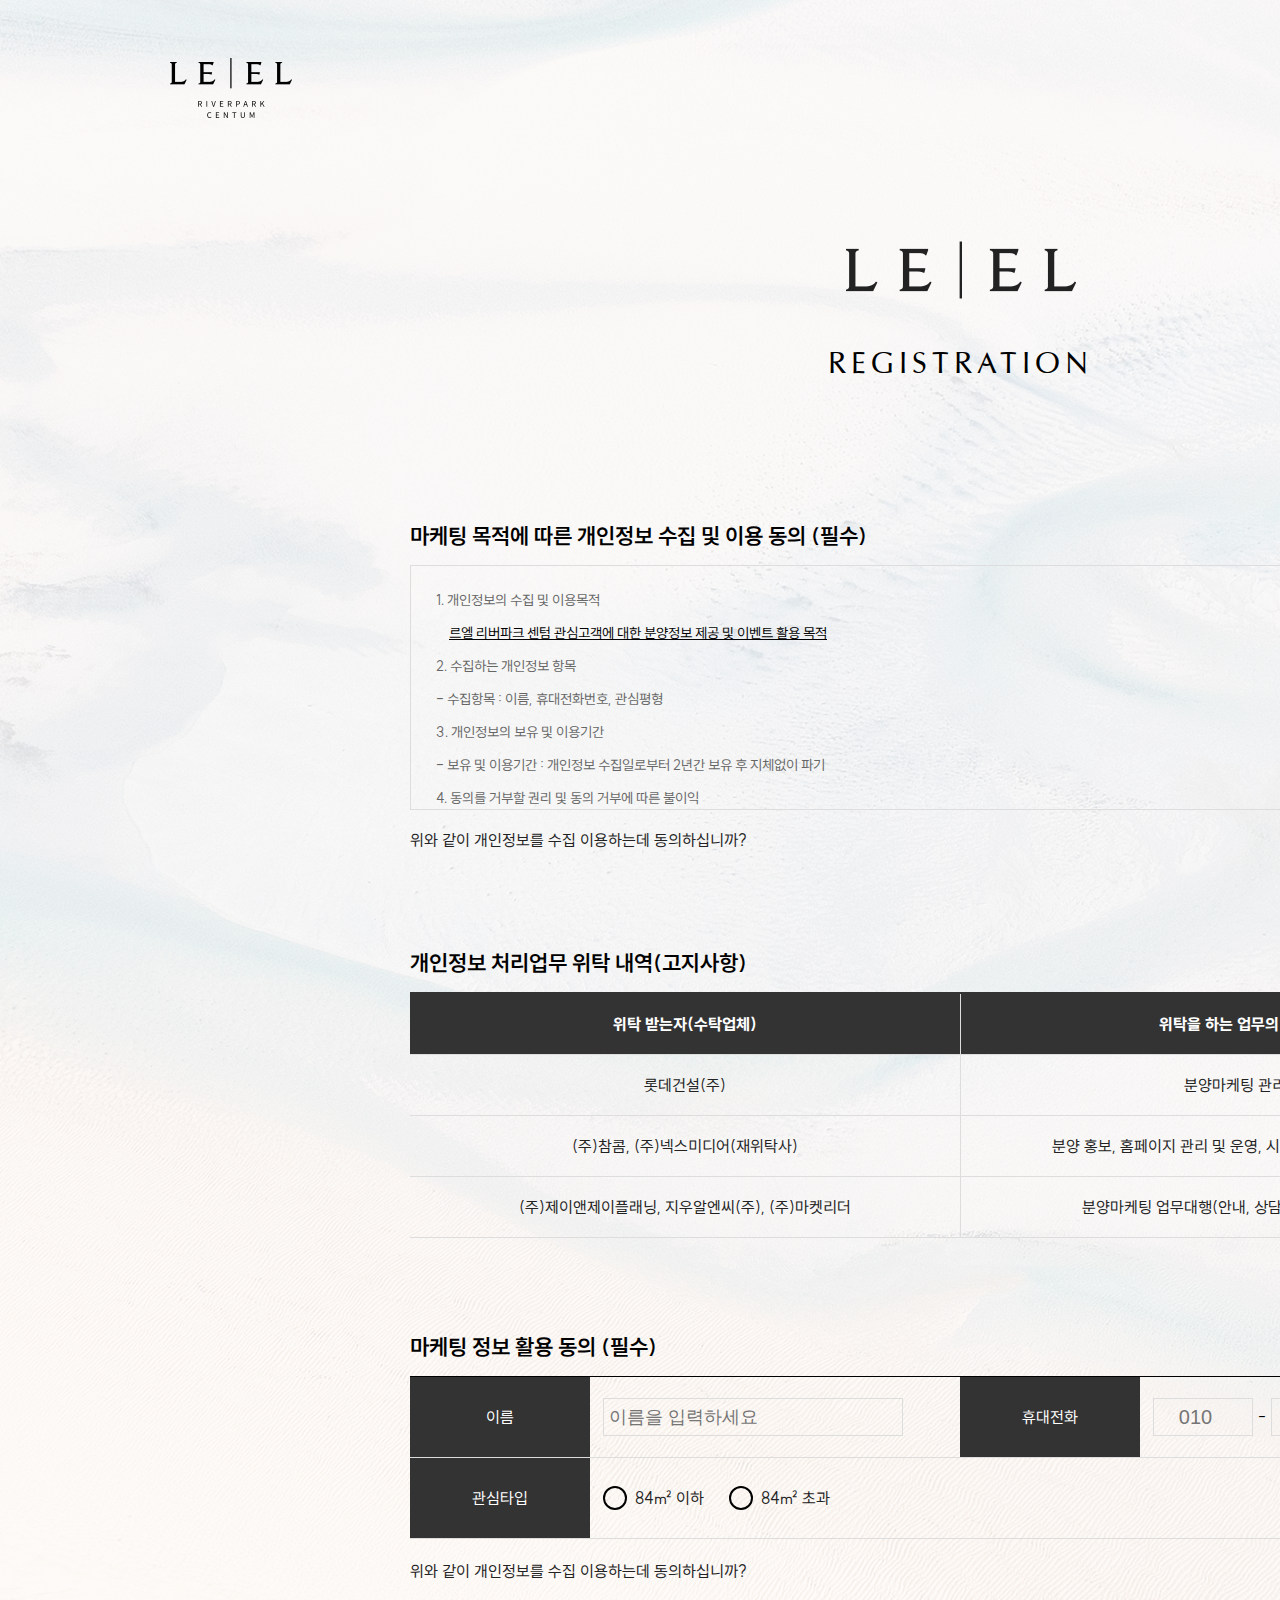
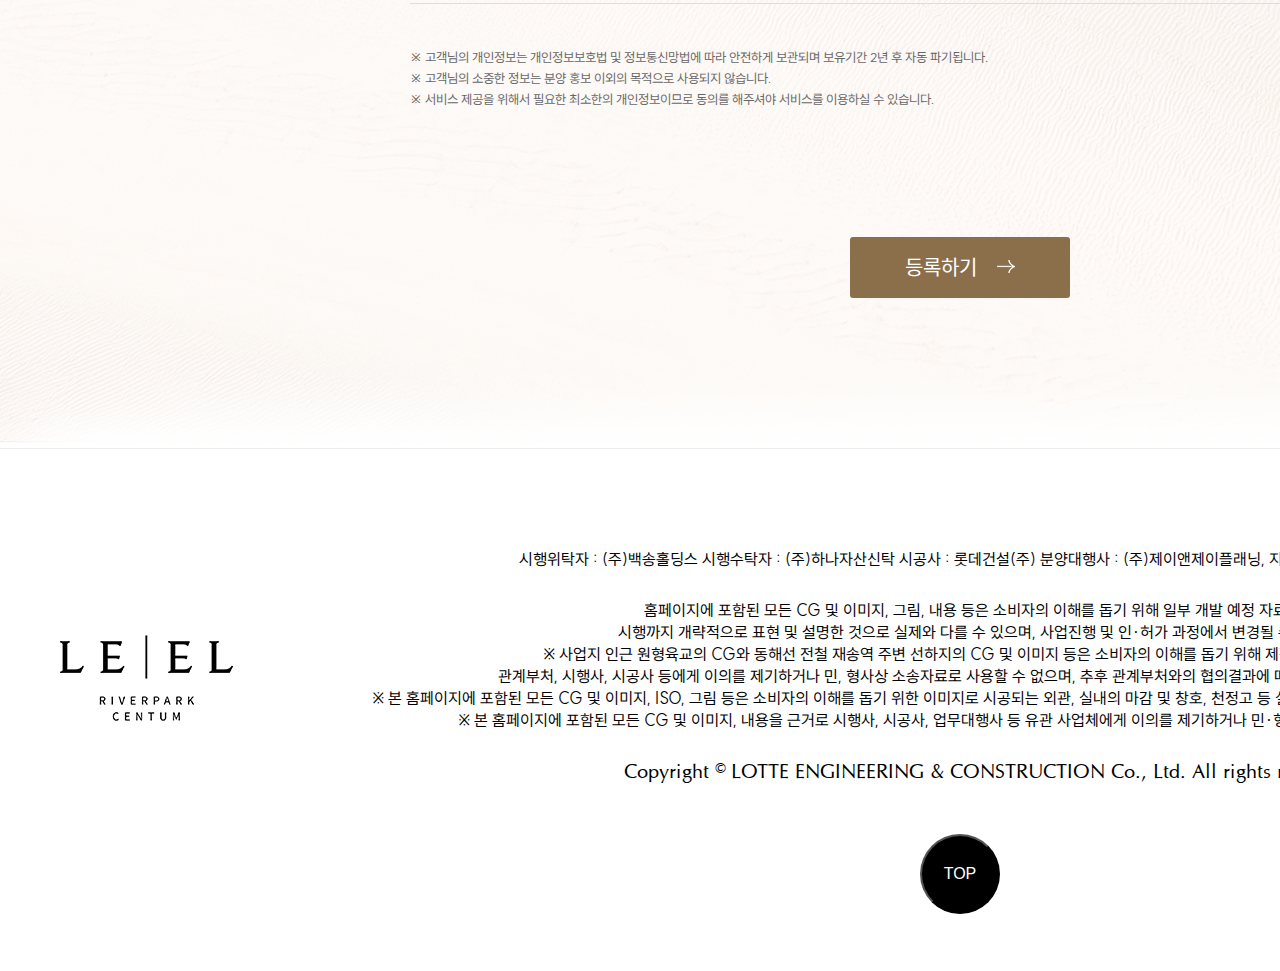
<file: sub4.html>
<!DOCTYPE html>
<html lang="ko">
<head>
    <meta charset="UTF-8">
    <meta name="viewport" content="width=device-width, initial-scale=1, user-scalable=yes">
    <link rel="stylesheet" type="text/css" href="./css/font.css">
    <link rel="stylesheet" type="text/css" href="./css/sub.css">
    <link rel="stylesheet" type="text/css" href="./css/sub2.css">
    <link rel="stylesheet" type="text/css" href="./css/sub_m.css">
    <link rel="stylesheet" type="text/css" href="./css/sub_m2.css">
</head>

<body>
<div class="sub-wrapper bg2">
    <div class="sub-header">
        <div class="l">
            <a href="./index.html"><img src="./img/logo.png" alt="로고 이미지"></a>
        </div>
        <div class="r">
            <a class="number" href="tel:1533-9988">1533-9988</a>
            <div class="menu"></div>
        </div>
    </div>
    <!-- 컨텐츠 영역 -->
    <div class="sub-content ">
        <!-- rnb -->
        <div id="rnb">
            <div class="rnb-inner">
                <button class="rnb-close-btn">CLOSE</button>
                <ul class="rnb-list">
                    <li><a href="./sub1.html">사업개요</a></li>
                    <li><a href="./sub2.html">입지환경</a></li>
                    <li><a href="./sub3.html">오시는길</a></li>
                    <li><a href="./sub4.html">관심고객등록</a></li>
                </ul>
                <div class="rnb-logo"><img src="./img/rnb-logo.png" /></div>
            </div>
        </div>
        <div class="inner">

            <div class="agree-box">
                <div class="txt-box">
                    <p class="img1">
                        <img src="./img/sub/logo02.png" alt="LEEL">
                    </p>
                    <p class="txt">REGISTRATION</p>
                </div>

                <div class="agree">
                    <p class="tit">마케팅 목적에 따른 개인정보 수집 및 이용 동의 (필수) </p>
                    <div class="agree-text">
                        <dl>
                            <dt>1. 개인정보의 수집 및 이용목적</dt>
                            <dd>
                                <strong class="line">르엘 리버파크 센텀 관심고객에 대한 분양정보 제공 및 이벤트 활용 목적</strong>
                            </dd>
                            <dt>2. 수집하는 개인정보 항목</dt>
                            <dd>- 수집항목 : 이름, 휴대전화번호, 관심평형</dd>
                            <dt>3. 개인정보의 보유 및 이용기간</dt>
                            <dd>- 보유 및 이용기간 : 개인정보 수집일로부터 2년간 보유 후 지체없이 파기</dd>
                            <dt>4. 동의를 거부할 권리 및 동의 거부에 따른 불이익</dt>
                            <dd>- 보유 및 이용기간 : 개인정보 수집일로부터 2년간 보유 후 지체없이 파기</dd>
                        </dl>
                    </div>

                    <!-- 라디오버튼 -->
                    <div class="agree-check">
                        <div class="txt">위와 같이 개인정보를 수집 이용하는데 동의하십니까?</div>
                        <div class="check-box">
                            <div class="radio-group">
                                <label class="radio-label">
                                    <input type="radio" name="agreement" value="agree" checked>
                                    <span class="custom-radio"></span>
                                    동의
                                </label>
                                <label class="radio-label">
                                    <input type="radio" name="agreement" value="disagree">
                                    <span class="custom-radio"></span>
                                    미동의
                                </label>
                            </div>

                        </div>
                    </div>
                    <!-- // 라디오버튼 -->

                    <p class="tit">개인정보 처리업무 위탁 내역(고지사항) </p>

                    <div class="table-container">
                        <div class="table-row table-header">
                            <div class="table-cell">위탁 받는자(수탁업체)</div>
                            <div class="table-cell">위탁을 하는 업무의 내용</div>
                        </div>
                        <div class="table-row">
                            <div class="table-cell">롯데건설(주)</div>
                            <div class="table-cell">분양마케팅 관리</div>
                        </div>
                        <div class="table-row">
                            <div class="table-cell">(주)참콤, (주)넥스미디어(재위탁사)</div>
                            <div class="table-cell">분양 홍보, 홈페이지 관리 및 운영, 시스템 운영 및 유지관리</div>
                        </div>
                        <div class="table-row">
                            <div class="table-cell">(주)제이앤제이플래닝, 지우알엔씨(주), (주)마켓리더</div>
                            <div class="table-cell">분양마케팅 업무대행(안내, 상담, 기타 서비스 등)</div>
                        </div>
                    </div>





                    <p class="tit">마케팅 정보 활용 동의 (필수) </p>

                    <div class="form-container">
                        <div class="form-row">
                            <div class="form-group">
                                <label class="form-label">이름</label>
                                <div class="item">
                                    <input type="text" class="form-input" placeholder="이름을 입력하세요">
                                </div>
                            </div>
                            <div class="form-group">
                                <label class="form-label">휴대전화</label>
                                <div class="item">
                                    <input type="number" class="phone-part" placeholder="010" maxlength="3">
                                    <span class="separator">-</span>
                                    <input type="number" class="phone-part" maxlength="4">
                                    <span class="separator">-</span>
                                    <input type="number" class="phone-part" maxlength="4">
                                </div>
                            </div>
                        </div>
                        <div class="form-row">
                            <div class="form-group">
                                <label class="form-label">관심타입</label>
                                <div class="item">
                                    <label class="radio-label">
                                        <input type="radio" name="agreement" value="agree" checked>
                                        <span class="custom-radio"></span>
                                        84㎡ 이하
                                    </label>
                                    <label class="radio-label">
                                        <input type="radio" name="agreement" value="disagree">
                                        <span class="custom-radio"></span>
                                        84㎡ 초과
                                    </label>
                                </div>
                            </div>
                        </div>
                        <div class="form-row">
                            <div class="form-group">
                                <!-- 라디오버튼 -->
                                <div class="agree-check">
                                    <div class="txt">위와 같이 개인정보를 수집 이용하는데 동의하십니까?</div>
                                    <div class="check-box">
                                        <div class="radio-group">
                                            <label class="radio-label">
                                                <input type="radio" name="agreement" value="agree" checked>
                                                <span class="custom-radio"></span>
                                                동의
                                            </label>
                                            <label class="radio-label">
                                                <input type="radio" name="agreement" value="disagree">
                                                <span class="custom-radio"></span>
                                                미동의
                                            </label>
                                        </div>

                                    </div>
                                </div>
                                <!-- // 라디오버튼 -->
                            </div>
                        </div>

                        <div class="info">
                            <ul>
                                <li>※ 고객님의 개인정보는 개인정보보호법 및 정보통신망법에 따라 안전하게 보관되며 보유기간 2년 후 자동 파기됩니다.</li>
                                <li>※ 고객님의 소중한 정보는 분양 홍보 이외의 목적으로 사용되지 않습니다.</li>
                                <li>※ 서비스 제공을 위해서 필요한 최소한의 개인정보이므로 동의를 해주셔야 서비스를 이용하실 수 있습니다.</li>
                            </ul>
                        </div>


                        <div class="btn-area">
                            <a href="#" class="btn">
                                등록하기
                                <span class="icon"></span>
                            </a>
                        </div>
                    </div>
                </div>
            </div>

        </div>
    </div>
    <!-- // 컨텐츠 영역 -->
    <div class="sub-footer">
        <div class="top-bottom only-mo">
            <button>TOP</button>
        </div>
        <div class="logo">
            <img src="./img/footer-logo.png" alt="footer 로고" class="only-web">
            <img src="./img/m/footer-logo-m.png" alt="logo" class="only-mo" />
            <a href="https://xn--2w2b2dy4gc4grygkwrplbc1g.com/main.php" class="only-mo footer-info" target="_blank">개인정보취급방침</a>
        </div>
        <div class="con">
            <p>시행위탁자 : (주)백송홀딩스 시행수탁자 : (주)하나자산신탁 시공사 : 롯데건설(주) 분양대행사 : (주)제이앤제이플래닝, 지우알엔씨(주), (주)마켓리더</p>
            <p>
                홈페이지에 포함된 모든 CG 및 이미지, 그림, 내용 등은 소비자의 이해를 돕기 위해 일부 개발 예정 자료이거나<br>
                시행까지 개략적으로 표현 및 설명한 것으로 실제와 다를 수 있으며, 사업진행 및 인·허가 과정에서 변경될 수 있습니다.<br>
                ※ 사업지 인근 원형육교의 CG와 동해선 전철 재송역 주변 선하지의 CG 및 이미지 등은 소비자의 이해를 돕기 위해 제작된 것으로 이를 근거로<br>
                관계부처, 시행사, 시공사 등에게 이의를 제기하거나 민, 형사상 소송자료로 사용할 수 없으며, 추후 관계부처와의 협의결과에 따라 계획이 변경될 수 있습니다.<br>
                ※ 본 홈페이지에 포함된 모든 CG 및 이미지, ISO, 그림 등은 소비자의 이해를 돕기 위한 이미지로 시공되는 외관, 실내의 마감 및 창호, 천정고 등 실제와 상이하므로 견본주택을 참조하시기 바랍니다.<br>
                ※ 본 홈페이지에 포함된 모든 CG 및 이미지, 내용을 근거로 시행사, 시공사, 업무대행사 등 유관 사업체에게 이의를 제기하거나 민·형사상 소송자료로 사용할 수 없습니다.<br>
            </p>
            <p>Copyright © LOTTE ENGINEERING & CONSTRUCTION Co., Ltd. All rights reserved</p>
        </div>
        <div class="person-info only-web">
            <a href="https://xn--2w2b2dy4gc4grygkwrplbc1g.com/main.php" target="_blank">개인정보취급방침</a>
        </div>
        <div class="top-bottom only-web">
            <button>TOP</button>
        </div>
    </div>

</div>
<script>
    window.onload = function(){


        document.querySelector(".sub-header .menu").addEventListener("click",()=>{
            document.querySelector("#rnb").classList.add("open");
        })
        document.querySelector(".rnb-close-btn").addEventListener("click",()=>{
            document.querySelector("#rnb").classList.remove("open");
        })
        document.querySelectorAll(".top-bottom").forEach((bt,idx)=>{
            bt.addEventListener("click",()=>{
                document.querySelector("html").scrollTop = 0;
            });
        })

    }
</script>
</body>
</html>
</file>
<file: css/font.css>
@font-face {
    font-family: "Nanum Myeongjo";
    font-style: normal;
    font-weight: 300;
    src:
      local("Nanum Myeongjo"),
      url("../font/NanumMyeongjo.ttf"),
      url("../font/NanumMyeongjo.otf")
}
@font-face {
    font-family: "Nanum Myeongjo";
    font-style: normal;
    font-weight: 400;
    src:
      local("Nanum Myeongjo"),
      url("../font/NanumMyeongjoBold.ttf"),
      url("../font/NanumMyeongjoBold.otf")
}
@font-face {
    font-family: "Nanum Myeongjo";
    font-style: normal;
    font-weight: 500;
    src:
      local("Nanum Myeongjo"),
      url("../font/NanumMyeongjoExtraBold.ttf"),
      url("../font/NanumMyeongjoExtraBold.otf")
}

@font-face {
    font-family: "ClassicoURW";
    font-style: normal;
    font-weight: 300;
    src:
      local("ClassicoURW"),
      url("../font/URWClassico-Regular.ttf")
}

@font-face {
    font-family: "ClassicoURW";
    font-style: normal;
    font-weight: 400;
    src:
      local("ClassicoURW"),
      url("../font/URWClassico-Bold.ttf")
}

@font-face {
    font-family: "ClassicoURW";
    font-style: italic;
    font-weight: 300;
    src:
      local("ClassicoURW"),
      url("../font/URWClassico-Italic.ttf")
}
@font-face {
    font-family: "ClassicoURW";
    font-style: italic;
    font-weight: 400;
    src:
      local("ClassicoURW"),
      url("../font/URWClassico-BoldItalic.ttf")
}


@font-face {
    font-family: "SUIT";
    font-style: normal;
    font-weight: 300;
    src:
      local("SUIT"),
      url("../font/SUIT-Regular.ttf")
}
@font-face {
    font-family: "SUIT";
    font-style: normal;
    font-weight: 400;
    src:
      local("SUIT"),
      url("../font/SUIT-Bold.ttf")
}
@font-face {
    font-family: "SUIT";
    font-style: normal;
    font-weight: 500;
    src:
      local("SUIT"),
      url("../font/SUIT-ExtraBold.ttf")
}


@font-face {
    font-family: "Myriad Pro";
    font-style: normal;
    font-weight: 300;
    src:
      local("Myriad Pro"),
      url("../font/MyriadPro-Regular.otf")
}


@font-face {
    font-family: "Montserrat";
    font-style: normal;
    font-weight: 200;
    src:
      local("Montserrat"),
      url("../font/Montserrat-Thin.ttf")
}
@font-face {
    font-family: "Montserrat";
    font-style: italic;
    font-weight: 200;
    src:
      local("Montserrat"),
      url("../font/Montserrat-ThinItalic.ttf")
}
@font-face {
    font-family: "Montserrat";
    font-style: normal;
    font-weight: 300;
    src:
      local("Montserrat"),
      url("../font/Montserrat-Regular.ttf")
}
@font-face {
    font-family: "Montserrat";
    font-style: italic;
    font-weight: 300;
    src:
      local("Montserrat"),
      url("../font/Montserrat-Italic.ttf")
}
@font-face {
    font-family: "Montserrat";
    font-style: normal;
    font-weight: 400;
    src:
      local("Montserrat"),
      url("../font/Montserrat-Bold.ttf")
}
@font-face {
    font-family: "Montserrat";
    font-style: italic;
    font-weight: 400;
    src:
      local("Montserrat"),
      url("../font/Montserrat-BoldItalic.ttf")
}


@font-face {
  font-family: "NotoSansCJKkr";
  font-style: normal;
  font-weight: 200;
  src:
    local("NotoSansCJKkr"),
    url("../font/NotoSansCJKkr-Thin.otf")
}
@font-face {
  font-family: "NotoSansCJKkr";
  font-style: normal;
  font-weight: 300;
  src:
    local("NotoSansCJKkr"),
    url("../font/NotoSansCJKkr-Regular.otf")
}
@font-face {
  font-family: "NotoSansCJKkr";
  font-style: normal;
  font-weight: 400;
  src:
    local("NotoSansCJKkr"),
    url("../font/NotoSansCJKkr-Bold.otf")
}
</file>
<file: css/sub.css>
*{padding:0; margin:0;}
html{
    font-size:1px;
    font-family:"Nanum Myeongjo";
}
body{-webkit-text-size-adjust: none;
    font-size: 14rem;
}

.only-web{
    display:block;
}
.only-mobilie{
    display:none;
}



/***************************************/



/* wrapper */
.sub-wrapper{
    min-width: 1920rem;
    width:100%;
    height:100%;
    padding:0 0 0 0;
    background:#f4faf9 url(../img/sub/sub-bg.png) no-repeat center top;
}


.sub-wrapper.bg2{

    width:100%;
    height:100%;
    padding:0 0 0 0;
    background:#f4faf9 url(../img/sub/sub-bg02.png) no-repeat center top;
    background-size: 100% auto;
}


/* rbb */
#rnb{
    position:fixed;
    top:0;
    bottom:0;
    right:0;
    z-index:500;
    width:0;
    transition:width ease 1s;
}
#rnb.open{
    width:50%;
}
.rnb-inner{
    position:absolute;
    top:0;
    bottom:0;
    left:0;
    display:flex;
    align-items:center;
    width:50vw;
    padding:0 0 0 290rem;
    box-sizing:border-box;
    background:#8b6f4b url(../img/rnb-bg.png) no-repeat;
    background-size:500rem;
}
.rnb-close-btn{
    position:absolute;
    top:57rem;
    left:720rem;
    display:flex;
    align-items:center;
    justify-content:center;
    width:150rem;
    height:60rem;
    font-family:"SUIT";
    font-weight:300;
    font-size:20rem;
    line-height:1;
    color:#fff;
    border:none;
    outline:none;
    cursor:pointer;
    background:none;

}
.rnb-list{
    list-style:none;
}
.rnb-list > li{
    font-size:50rem;
    line-height:120rem;
    color:#fff;
    font-weight:300;
}
.rnb-list > li > a{
    color:#fff;
    text-decoration:none;
}
.rnb-logo{
    position:absolute;
    left:100rem;
    bottom:124rem;
}


/* header */
.sub-header{
    z-index:100;
    display:flex;
    justify-content:space-between;
    padding:58rem 170rem 120rem 170rem;
}
.sub-header > .r{
    display:flex;
    align-items:center;
}
.sub-header > .r > .number{
    display:flex;
    align-items:center;
    padding:0 0 0 20rem;
    font-family:"Nanum Myeongjo";
    font-weight:400;
    font-size:24rem;
    color:#000;
    text-decoration:none;
    background:url(../img/icon-tel.png) no-repeat center left;
}
.sub-header > .r > .number:active{
    color:#000;
}
.sub-header > .r > .menu{
    width:25rem;
    height:20rem;
    margin:0 0 0 40rem;
    cursor:pointer;
    background:url(../img/icon-ham.png) no-repeat center;
}



.centum-box { margin: 0 auto; padding-left: 290rem; padding-right: 245rem; padding-bottom: 120rem; position: relative; }
/* 공통 컨테이너 스타일 */
.centum-box .txt-box {position: relative; z-index: 1; padding-top: 125rem; }
.centum-box .txt-box .title {margin-bottom: 115rem;}
.centum-box .txt-box .sub-title {margin-bottom: 65rem;}
.centum-box .txt-box .info-txt {}
.centum-box .txt-box .info-txt .row:first-of-type {
    margin-top: 0;
}
.centum-box .txt-box .info-txt .row {
    display: flex;
    align-items: center;
    justify-content: flex-start;
    margin-top: 35rem;
}
.centum-box .txt-box .info-txt .row:first-child .dt, .centum-box .txt-box .info-txt .row:last-child .dt {
    letter-spacing:2rem;
}
.centum-box .txt-box .info-txt .row .dt {
    width: 70rem;
    flex: 0 0 auto;
    font-size: 18rem;
    color:#353535;
    font-family: "NotoSansCJKkr";
}
.centum-box .txt-box .info-txt .row .dd {
    font-size: 16rem;
    margin-left: 50rem;
    color:#353535;
    font-family: "NotoSansCJKkr";
}

.centum-box .img-box {

    position: absolute;
    top:0;
    right: 245rem;
    height: 700rem;
}
.centum-box .image-container {
    width: 410rem;
    height: 580rem;
    overflow: hidden;
    position: absolute;
}
.centum-box .image-container > img{
    top: 90rem;
    right: 380rem;
}

.centum-box .image-container:nth-child(1) {
    top: 90rem;
    right: 380rem;

}
.centum-box .image-container:nth-child(2) {
    position: absolute;
    top: 0;
    right: 0;
}

/* 이미지 초기 스타일 (확대 및 투명) */
.centum-box .image-container img {
    width: 120%;
    height: auto;
    position: absolute;
    top: 0;
    left: 0;
    transform: scale(1.2);
    opacity: 0;
    transition: transform 1s ease, opacity 1s ease;
}

/* 애니메이션 완료 후에 적용할 클래스 */
.centum-box .image-container img.animated {
    transform: scale(1);
    opacity: 1;
}

/* 텍스트 애니메이션 스타일 */
.centum-box .txt-animation {
    position: absolute;
    bottom: 40rem;
    right: 10rem;
    opacity: 0;
    transition: opacity 1s ease;
    font-size: 30rem;
}

/* 텍스트 애니메이션 완료 후 적용할 클래스 */
.centum-box .txt-animation.visible {
    opacity: 1;
}






/*서브 2페이지 ******************************/

.centum-box2 {}
.centum-box2 .txt-box {text-align:center; position: relative;}
.centum-box2 .txt-box .img2 {position: absolute; top:70rem; left: 50%; transform: translateX(-50%);}
.centum-box2 .txt-box .img3 {position: absolute; top: 145rem; left: 50%; transform: translateX(-50%); z-index: 2}


.centum-box2 .img-box {
    width: 1830rem;
    height: 700rem;
    position: relative;
    margin: 0 auto;
}


.centum-box2 .image-container {
    width: 245rem;
    height: 470rem;
    overflow: hidden;
    position: absolute;

}

.centum-box2 .image-container.img1 {top: 120rem; left: 50%; transform: translateX(-50%);}
.centum-box2 .image-container.img2 {top: 70rem; left: 530rem; }
.centum-box2 .image-container.img3 {top: 70rem; right: 530rem;}
.centum-box2 .image-container.img4 {top: 30rem; left: 265rem; }
.centum-box2 .image-container.img5 {top: 30rem; right: 265rem;}
.centum-box2 .image-container.img6 {top: 0;}
.centum-box2 .image-container.img7 {top: 0; right: 0;}


/* 이미지 초기 스타일 (확대 및 투명) */
.centum-box2 .image-container img {
    width: 100%;
    height: auto;
    position: absolute;
    top: 0;
    left: 0;
    transform: scale(1.2);
    opacity: 0;
    transition: transform 1s ease, opacity 1s ease;
}

/* 애니메이션 완료 후에 적용할 클래스 */
.centum-box2 .image-container img.animated {
    transform: scale(1);
    opacity: 1;
}

/* 텍스트 애니메이션 스타일 */
.centum-box2 .txt-animation {
    position: absolute;
    bottom: 0;
    left: 50%;
    transform: translateX(-50%);
    opacity: 0; 
    transition: opacity 1s ease;

}

/* 텍스트 애니메이션 완료 후 적용할 클래스 */
.centum-box2 .txt-animation.visible {
    opacity: 1;
}
.centum-box2 .bottom-txt {
    position:relative;
    margin-top: 50rem;
    text-align: center;
}
.centum-box2 .bottom-txt .txt1 {
    font-family: "나눔명조";
    font-size: 40rem;
    color:transparent
}
.centum-box2 .bottom-txt .txt2 {
    font-family: 'SUIT';
    font-size: 16rem;
    line-height: 30rem;
    margin-top: 50rem;
    margin-bottom: 70rem;
    color: transparent;
}
.centum-box2 .bottom-txt .view{
    position:absolute;
    top:-200rem;
    left:0;
    right:0;
    opacity:0;
    transition:top ease 2.5s, opacity ease 2s;
}
.centum-box2 .bottom-txt.visible .view{
    top:0;
    opacity:1;
}
.centum-box2 .bottom-txt .view .txt1{
    color:#353535
}
.centum-box2 .bottom-txt .view .txt2{
    color: #484741;
}
.centum-box2 .map-area img{width: 100%; height: 100%}



/******* 서브 3 ************/
.contact-box {text-align: center;}
.contact-box .txt-box .img1 {margin-bottom: 40rem;}
.contact-box .txt-box .txt {
    font-family: 'ClassicoURW';
    font-weight: 300;
    font-size: 30rem;
    color:#8b6f4b;
}
.contact-box .map-area {
    margin-top: 65rem;
    background: #000000;
    padding: 110rem 0 110rem;
}
.contact-box .map-area .inner {
    display: flex;
    justify-content: space-between;
    align-items: flex-start;
    width: 1110rem;
    margin: 0 auto;

}
.contact-box .map-area .inner .item {

}
.contact-box .map-area .inner .item:first-of-type {
    border-right: 1rem solid #333;
    padding-right: 145rem;
}

.contact-box .map-area .item .map{
    position: relative;
    width: 100%;
    height: auto;
}
.contact-box .map-area .item .map:hover img:last-child{
    opacity:1;
}
.contact-box .map-area .item .map img:last-child{
    position:absolute;
    top:0;
    left:0;
    opacity:0;
    transition:opacity ease 1s;
}
/* .contact-box .map-area .item .map::before {
    content: "";
    position: absolute;
    top: 0;
    left: 0;
    width: 100%;
    height: 100%;
    background: url(../img/sub/contact-map01-hover.png) no-repeat;
    opacity: 0;
    transition: opacity 0.3s ease;
} */

/* .contact-box .map-area .item .map.map2::before {
    background: url(../img/sub/contact-map02-hover.png) no-repeat;
} */

/* .contact-box .map-area .item .map:hover::before {
    opacity: 1;

} */






.contact-box .map-area .inner .tit {
    font-family: '나눔명조';
    font-weight: 300;
    font-size: 25rem;
    color:#8b6f4b;
    margin: 45rem 0 15rem;
}

.contact-box .map-area .inner .address {
    font-family: 'NotoSansCJKkr';
    font-weight: 300;
    font-size: 17rem;
    letter-spacing: -1rem;
    color:#fff;
}

.contact-box .map-area .btn-area {
    display: flex;
    justify-content: center;
    width: 340rem;
    margin: 30rem auto 0 ;
}


.contact-box .map-area .btn-area:has(.btn:nth-child(2)) {
    justify-content: center;
}

.contact-box .map-area .btn-area:has(.btn:nth-child(1)):not(:has(.btn:nth-child(2))) {
    justify-content: flex-end;
}

.contact-box .map-area .btn-area .btn.cb {
    background-color:#8b6f4b;
}
.contact-box .map-area .btn-area .btn {
    display: inline-flex;
    align-items: center;
    font-family: 'NotoSansCJKkr';
    font-weight: 300;
    font-size: 16rem;
    text-decoration: none;
    padding: 10rem 20rem 15rem;
    background: #282828;
    border-radius: 3rem;
    color:#fff;
}
.contact-box .map-area .btn-area .btn + .btn {
    margin-left: 20rem;
}
.contact-box .map-area .btn-area .btn .icon {
    display: inline-flex;
    background: url(../img/sub/icon-arrow.png) no-repeat;
    background-size: 18rem 13rem;
    width: 18rem;
    height: 13rem;
    margin-left: 20rem;
}


/***************************** 서브 4 *****************************/

.agree-box {
    padding-bottom: 150rem;
}
.agree-box {text-align: center;}
.agree-box .txt-box {margin-bottom: 140rem;}
.agree-box .txt-box .img1 {margin-bottom: 40rem;}
.agree-box .txt-box .txt {
    font-family: 'ClassicoURW';
    font-weight: 300;
    font-size: 30rem;
    color:#000;
    letter-spacing: 5rem;
}

.agree-box .agree {width: 1100rem;  margin: 0 auto; text-align: left}
.agree-box .agree .tit {
    font-family: 'SUIT';
    font-size: 22rem;
    margin-bottom: 15rem;
    margin-top: 95rem;
    /*font-weight: 700;*/
}
.agree-box .agree-text {
    border: 1rem solid #dddddd;
    padding: 25rem;
    font-family: 'SUIT';
    font-size: 14rem;
    color: #666;
    margin-bottom: 15rem;
    font-weight: 100;
    height: 245rem;
    box-sizing: border-box;
    overflow-y:scroll;
}

.agree-box .agree-text .line {
    color:#000;
    font-weight: 100;
    padding-left: 13rem;
    text-decoration: underline;
}
.agree-box .agree-text dl dt:first-of-type {
    margin-top: 0;
}
.agree-box .agree-text dl dt {
    margin-top: 15rem;
}
.agree-box .agree-text dl dd {
    margin-top: 15rem;
}





.agree-box .agree-check {
    font-family: 'SUIT';
    font-weight: 300;
    display: flex;
    justify-content: space-between;
    margin-top: 20rem;
}
.agree-box .agree-check .txt {
    font-size: 16rem;
    color:#222;
}
.agree-box   .radio-group {
    display: flex;
    gap: 20rem; /* 라디오 버튼 사이의 간격 조정 */
    align-items: center;
}

.agree-box .radio-label {
    display: flex;
    align-items: center;
    font-size: 16rem; /* 텍스트 크기 */
    cursor: pointer;
    color:#222;
}

.agree-box  .radio-label input[type="radio"] {
    display: none; /* 기본 라디오 버튼 숨기기 */
}

.agree-box  .custom-radio {
    width: 20rem;
    height: 20rem;
    border: 2rem solid black;
    border-radius: 50%; /* 원 모양 */
    display: inline-block;
    margin-right: 8rem; /* 텍스트와 라디오 버튼 사이의 간격 */
    position: relative;
}

.agree-box .radio-label input[type="radio"]:checked + .custom-radio::after {
    content: "";
    width: 10rem;
    height: 10rem;
    background-color: black; /* 체크된 상태에서의 내부 색상 */
    border-radius: 50%;
    position: absolute;
    top: 50%;
    left: 50%;
    transform: translate(-50%, -50%); /* 중앙 정렬 */
}



.info {margin-top:40rem; margin-bottom: 100rem;}
.info ul {list-style: none}
.info ul li {
    font-size: 13rem;
    margin-top: 5rem;
    color:#666
}








.table-container {
    font-family: 'SUIT';
    font-weight: 300;
    font-size: 16rem;
    display: flex;
    flex-direction: column;
    border-top: 2px solid #333;
    border-bottom: 1px solid #ddd;
    width: 100%;
}

.table-row:first-child {border-top:0;}
.table-row {
    display: flex;
    flex-direction: row;
    border-top: 1px solid #ddd;
}

.table-header {
    background-color: #333;
    color: white;
    font-weight: bold;
}

.table-header .table-cell {
    flex: 1;
    padding: 20rem;
    text-align: center;
    color:#fff;

}
.table-cell:first-of-type {
    border-left: 0;
}
.table-cell {
    flex: 1;
    padding: 20rem;
    text-align: center;
    color:#222;
    border-left: 1rem solid #ddd;
}

.table-row:not(.table-header) .table-cell {

}















.form-container {
    font-family: 'SUIT';
    font-weight: 300;
    display: flex;
    flex-direction: column;
    border-top: 1rem solid #000;
}

.form-row {
    width: 100%;
    display: flex;
    justify-content: space-between;
    align-items: center;
    border-bottom: 1rem solid #ddd;
}

.form-group {
    width: 100%;
    display: flex;
    align-items: center;
}


.form-label {
    background-color: #333;
    color: white;
    height: 100%;
    padding: 30rem;
    width: 120rem;
    text-align: center;
    display: block;
    font-size: 16rem;
}

.form-row .agree-check {
    width: 100%;
    display: flex;
    justify-content: space-between;
    align-items: center;
    padding-bottom: 20rem;
}


.form-row .item {
    display: flex;
    align-items: center;
    padding: 13rem;
}
.form-row .item .radio-label + .radio-label {
    margin-left: 25rem;
}
.form-row .item input[type="number"] {
    width: 100rem;
    font-size: 20rem;
    height: 38rem;
    background: none;
    border: 1rem solid #ddd;
    padding: 5rem;
    text-align: center;
    box-sizing: border-box;
}

.form-row .item input[type="text"] {
    width: 300rem;
    font-size: 18rem;
    padding: 5rem;
    height: 38rem;
    background: none;
    box-sizing: border-box;
    border: 1rem solid #ddd
}

.separator {
    margin: 0 5rem;
}

.radio-group {
    display: flex;
    align-items: center;
    gap: 15rem;
}









.form-container .btn-area {
    display: flex;
    justify-content: center;
    align-items: center;
    margin: 30rem auto 0 ;
}


.form-container .btn-area .btn {
    min-width: 220rem;
    display: inline-flex;
    align-items: center;
    justify-content: center;
    font-family: 'NotoSansCJKkr';
    font-weight: 300;
    font-size: 20rem;
    text-decoration: none;
    padding: 15rem 20rem 17rem;
    background: #8b6f4b;
    border-radius: 3rem;
    color:#fff;
    box-sizing: border-box;
}






.form-container .btn-area .btn .icon {
    display: inline-flex;
    background: url(../img/sub/icon-arrow.png) no-repeat;
    width: 18rem;
    height: 13rem;
    margin-left: 20rem;
}



























    /* footer */
.sub-footer{
    display:flex;
    justify-content:space-between;
    align-items:stretch;
    padding:95rem 60rem 160rem 60rem;
    border-top:1rem solid #ededed;
    background: #fff;
    position:relative;
}
.sub-footer > .person-info{
    display:flex;
    align-items:center;
}
.sub-footer > .person-info > a{
    font-size:16rem;
    color:#000;
    text-decoration:none
}
.sub-footer > .logo{
    display:flex;
    align-items:center;
}
.sub-footer > .con{
    font-family:"SUIT";
    font-weight:300;
    text-align:center;
}
.sub-footer > .con > p:first-child{
    font-size:16rem;
    line-height:30rem;
    color:#000;
}
.sub-footer > .con > p:nth-child(2){
    padding:25rem 0 0 0;
    font-size:16rem;
    line-height:22rem;
    color:#000;
}
.sub-footer > .con > p:last-child{
    font-family:"ClassicoURW";
    font-weight:300;
    font-size:20rem;
    line-height:80rem;
    color:#000;
}

/* top bottun */
.top-bottom{
    position:absolute;
    left: 50%;
    bottom: 50rem;
    transform: translateX(-50%);
    display:flex;
    justify-content:center;
    padding:7rem 0;
}
.top-bottom > button{
    display:flex;
    align-items:center;
    justify-content:center;
    width:80rem;
    height:80rem;
    font-size:16rem;
    line-height:1;
    color:#fff;
    border-radius:100%;
    cursor:pointer;
    background:#000;
}

.map-area-wrapper{
    position:relative;
    overflow:hidden;
}
.map-area-wrapper img{
    opacity:0;
}
.map-area-wrapper .view{
    position:absolute;
    top:-100%;
    left:0;
    width:100%;
    opacity:1;
    transition:top ease 1.5s;
}
.map-area-wrapper.show .view{
    top:0;
}

/***************************************/


@media (max-width: 768px) {

}
</file>
<file: css/sub_m.css>
@media (max-width: 768px) {

    /* head */
    .sub-header{
        padding:0 40rem;
    }
    .sub-header > .l > a > img{
        width:165rem;
        height:80rem;

    }

    /* wrap */
    .sub-wrapper{
        min-width:auto;
        /*border: 1px solid red;*/
    }





    /******* 서브 3 ************/
    .contact-box .txt-box .img1 {
        width: 117rem;
        height: 58rem;
        margin: 20rem auto 20rem;
    }

    .contact-box .txt-box .img1 img {height: 100%;}
    .contact-box .txt-box .txt {
        font-size: 15rem;
    }


    .contact-box .map-area .inner {
        display: block;
        width: auto;
        padding: 0 30rem;

    }
    .contact-box .map-area .inner .item {
        padding-top: 20rem;
        padding-bottom: 0;
    }
    .contact-box .map-area .inner .item:first-of-type {
        border-right: none;
        border-bottom: 1rem solid #333;
        padding-right: 0;
        padding-bottom: 40rem;
    }

    .contact-box .map-area .item .map {
        position: relative;
        width: 100%;
        height: auto;
    }
    .contact-box .map-area .item .map img {
        width: 100%;
    }
    .contact-box .map-area .item .map:hover img {
        opacity: 0;
    }
    .contact-box .map-area .item .map::before {
        background-size: 100% auto;
    }

    .contact-box .map-area .item .map.map2::before {
        background-size: 100% auto;
    }


    .contact-box .map-area .inner .tit {
        font-size: 15rem;
    }

    .contact-box .map-area .inner .address {
        font-family: 'SUIT';
        font-weight: 300;
        color:#dedede;
        font-size: 11rem;
    }

    .contact-box .map-area .btn-area {
        display: flex;
        justify-content: center;
        width: auto;
    }

    .contact-box .map-area .btn-area:has(.btn:nth-child(2)) {
        justify-content: center;
    }

    .contact-box .map-area .btn-area:has(.btn:nth-child(1)):not(:has(.btn:nth-child(2))) {
        justify-content: flex-end;
    }

    .contact-box .map-area .btn-area .btn {
        justify-content: center;
        width: 90rem;
        font-size: 12rem;
        background: #8b6f4b;
        white-space: nowrap;
    }
    .contact-box .map-area .btn-area .btn + .btn {
        margin-left: 20rem;
    }
    .contact-box .map-area .btn-area .btn .icon {
        display: inline-flex;
        background: url(../img/sub/icon-arrow.png) no-repeat;
        background-size: 18rem 13rem;
        width: 18rem;
        height: 13rem;
        margin-left: 10rem;
    }


    /********************** sub 4 **********************/
    .sub-wrapper.bg2 {
        background-size: cover;
    }
    .agree-box .agree {
        width: auto;
        padding: 0 20rem;
    }
    .agree-box .txt-box {
        margin-bottom: 45rem;
    }
    .agree-box .txt-box .img1 {
        width: 117rem;
        margin: 60rem auto 0;
    }
    .agree-box .txt-box .img1 img {
        width: 100%;
        height: 100%;
    }
    .agree-box .txt-box .txt {
        margin-top: 25rem;
        font-size: 20rem;
    }
    .agree-box .agree .tit:first-of-type {
        margin-top: 20rem;
    }
    .agree-box .agree .tit {
        font-size: 15rem;
        margin-top: 100rem;
    }

    .agree-box .agree-check {
        display: block
    }
    .agree-box .agree-check .txt {
        font-size: 13rem;
    }
    .agree-box .radio-label {
        font-size: 15rem;
    }
    .agree-box .radio-group {
        margin-top: 20rem;
        justify-content: center;
    }

    .table-header .table-cell {
        padding: 10rem;
    }


    .form-row {
        display: block;
        border:0;
    }
    .form-group {
        width: 100%;
        border-bottom: 1rem solid #ddd;
    }
    .form-label {
        width: 60rem;
        white-space: nowrap;
        font-size: 12rem;
        padding: 10rem;
        height: 38rem;
        display: flex;
        align-items: center;
        justify-content: center;
    }
    .form-row .item {
        padding: 0;
        padding-left: 10rem;
    }
    .agree-box .item  .radio-label {
        font-size: 12rem;
    }
    .form-row .item input[type="text"] {
        font-size: 12rem;
        width: 200rem;
    }
    .form-row .item input[type="number"] {
        width: 65rem;
        font-size: 12rem;
    }


    .info {
        margin-bottom: 20rem;
    }
    .form-container .btn-area {
        padding: 0 20rem;
    }
    .form-container .btn-area .btn {
        width: 100%;
        font-size: 15rem;
    }
}
</file>
<file: css/sub_m2.css>
@media screen and (max-width:767px){

    .only-web{
        display:none;
    }
    .only-mo{
        display:block;
    }

    /* wrap */   
    .sub-wrapper{
        min-width:auto;
    }

    .centum-box{
        padding-left:30rem;
        padding-right:30rem;
    }

    /* head */
    .sub-header{
        padding:10rem 20rem 0 20rem;
    }   
    .sub-header > .l > a > img{
        width:82rem;
        height:40rem;
    }
    .sub-header > .r > .number{
        width:22rem;
        height:22rem;
        font-size:0;
        background-image:url(../img/sub/header-tal-m.png);
        background-size:22rem 22rem;
    }
    .sub-header > .r > .menu{
        margin-left:0;
    }

    /* rnb */
    .rnb-inner{
        background-size:100%;
        padding-left:14%;
    }
    .rnb-close-btn{
        left:auto;
        top:0rem;
        right:-20rem;
        font-size:11rem;
    }
    .rnb-logo{
        left:0;
        right:0;
        text-align:center;
    }
    .rnb-logo > img{
        width:80%;
    }
    .rnb-list > li{
        font-size:17rem;
        line-height:60rem;
    }
    /* footer */
    .sub-footer{
        flex-direction:column;
        padding:140rem 0 33rem;
    }
    .sub-footer .logo{
        padding:0 20rem 15rem;;
    }
    .sub-footer .logo img{
        width:180rem;
        height:auto;
    }
    .sub-footer > .con > p:first-child{
        font-size:11rem;
        line-height:15rem;
        padding:0 20rem;
        text-align:left;
    }
    .sub-footer > .con > p:nth-child(2){
        padding:20rem 20rem 0;
        font-size:10rem;
        line-height:15rem;
        text-align:left;
    }
    .sub-footer > .con > p:last-child{
        padding:30rem 20rem 0;
        font-size:10rem;
        line-height:15rem;
        text-align:center;
    }
    .footer-info{
        position:absolute;
        right:20rem;
        font-size:14rem;
        line-height:1;
        color:#000000;
    }
    .sub-footer > .person-info.only-web{
        display:none;
    }
    .sub-footer > .top-bottom{
        position:absolute;
        top:35rem;
        left:50%;
        bottom:auto;
        transform:translate(-50%,0)
    }
    .sub-footer .top-bottom > button{
        width:60rem;
        height:60rem;
    }
    .sub-footer > .logo .only-mo{
        display:block;
        font-size:10rem;
    }
    .sub-footer > .logo > img.only-mo{
        
    }

    /* sub1 */

    .su1-moving-img-box{
        animation:su1bg ease 90s infinite;
    }
    .centum-box{
        position:relative;
    }

    .centum-box .txt-box .title .web{
        display:none;
    }

    .centum-box .txt-box .title .mo{
        display:block;
        width:144rem;
        height:91rem;
    }


    .centum-box .img-box{
        position:absolute;
        top:200rem;
        left:70rem;;
        right:auto;
        width:276rem;
        height:250rem;
    }
    .centum-box .image-container{
        width:142rem;
        height:203rem;
    }
    .centum-box .image-container:nth-child(1){
        top:30rem;
        right:132rem;
    }

    .centum-box .txt-animation{
        bottom:0rem;
        right:20rem;
    }
    .centum-box .txt-animation .web{
        display:none;
    }
    .centum-box .txt-animation .mo{
        display:block;
        width:201rem;
        height:37rem;
    }

    .centum-box .txt-box .sub-title img{
        width:295rem;
    }

    .centum-box .txt-box .title{
        margin-bottom:270rem;
    }

    .centum-box .txt-box .info-txt .row{
        margin-top:9rem;
    }
    .centum-box .txt-box .info-txt .row .dd{
        font-weight:300;
    }



    /* sub2 */
    .swiper.mySwiper.only-mo{
        display:block;
    }
    .mo-swiper-nom{
        position:absolute;
        left:2rem;
        bottom:45rem;
        z-index:5;
        display:block;
        font-size:14rem;
        line-height:21rem;
        color:#d4d4d4;
        transform:rotate(-90deg);
    }
    .mo-swiper-nom span{
        color:#000;
    }
    .centum-box2 .img-box{
        position:relative;
        /* display:none; */
        width:calc(100% - 20rem);
        height:100rem;
        margin:0;
        width:auto;
        white-space:nowrap;
        font-size:0;
        transition:left ease 0.3s;
    }
    .mo-swiper.p0 .img-box{
        left:0rem;
    }
    .mo-swiper.p1 .img-box{
        left:-220rem;
    }
    .mo-swiper.p2 .img-box{
        left:-440rem;
    }
    .mo-swiper.p3 .img-box{
        left:-660rem;
    }
    .mo-swiper.p4 .img-box{
        left:-880rem;
    }
    .mo-swiper.p5 .img-box{
        left:-1100rem;
    }
    .mo-swiper.p6 .img-box{
        left:-1320rem;
    }
    .mo-swiper-bar{
        position:relative;
        width:calc(100% - 40rem);
        height:4rem;
        margin:25rem auto 25rem auto;
        overflow:hidden;
        background:#d6d6d6;
    }
    .mo-swiper-bar > span{
        position:absolute;
        top:0;
        left:-100%;
        width:100%;
        height:100%;
        transition:left ease 1.5s;
        background:black;
    }
    .mo-swiper-bar.p0 > span{
        left:-87.5%;
    }
    .mo-swiper-bar.p1 > span{
        left:-75%;
    }
    .mo-swiper-bar.p2 > span{
        left:-62.5%;
    }
    .mo-swiper-bar.p3 > span{
        left:-50%;
    }
    .mo-swiper-bar.p4 > span{
        left:-25%;
    }
    .mo-swiper-bar.p5 > span{
        left:-12.5%;
    }
    .mo-swiper-bar.p6 > span{
        left:0;
    }
    .centum-box2 .image-container,.centum-box2 .image-container.img1, .centum-box2 .image-container.img2, .centum-box2 .image-container.img3, .centum-box2 .image-container.img4,.centum-box2 .image-container.img5{
        position:relative;
        top:auto;
        left:auto;
        right:auto;
        bottom:auto;
        display:inline-block;
        width:200rem;
        height:385rem;
    }
    .centum-box2 .image-container.img1,
    .centum-box2 .image-container.img2,
    .centum-box2 .image-container.img3,
    .centum-box2 .image-container.img4,
    .centum-box2 .image-container.img5,
    .centum-box2 .image-container.img6,
    .centum-box2 .image-container.img7
    {
        display:none;
    }
    .swiper-both{
        position:relative;
    }
    .centum-box2 .image-container + .image-container{
        margin-left:22rem;
    }
    .centum-box2 .image-container.img1{
        transform:none;
    }

    .centum-box2 .txt-box .img1 > img{
        width: 125rem;
        height: 29rem;
    }   
    .centum-box2 .txt-animation.visible{
        display:none;
    }

    .centum-box2 .txt-box .img2 img{
        width:231rem;
        height:38rem;
    }
    .centum-box2 .txt-box .img3 img{
        width:182rem;
        height:37rem;
    }
    .centum-box2 .txt-box .img2{
        top:90rem;
    }
    .centum-box2 .txt-box .img3{
        top:125rem;
    }
    .sub2-hidden-img-box-text{
        display:none;
    }
    .sub2-img-info-box{
        display:block;
        height:172rem;
        margin-left:60rem;
        font-size:20rem;
        line-height:25rem;
        color:#fff;
        background:black;
    }
    .sub2-img-info-box > div{
        padding:15rem 0 0 15rem;
    }
    .sub2-img-info-box .s{
        font-size:14rem;
        line-height:2rem;
    }
    .sub2-silent-lusury-text-wrapper{
        position:relative;
        height:150rem;
    }
    .sub2-silent-lusury-text{
        position:absolute;
        top:-45rem;
        left:calc(50% - 162rem);
        display:block;
        width:325rem;
        height:201rem;
        background:url(../img/sub/sub2-img-sign-text.png) no-repeat;
        background-size:325rem 201rem;
    }

    .centum-box2 .bottom-txt .txt1{
        font-size:20rem;
        line-height:30rem;
    }
    .centum-box2 .bottom-txt .txt2{
        font-size:13rem;
        line-height:25rem;
        font-weight:300;
        letter-spacing:-1rem;
    }
    .centum-box2 .bottom-txt{
        margin-top:25rem;
    }
    .centum-box2 .bottom-txt .txt2{
        margin-top:15rem;
        margin-bottoM:25rem;
    }

    .centum-box2 .map-area{
        position:relative;
    }
    .map-area-pop-btn-wrapper{
        display:flex;
        justify-content:center;
        width:100%;
        padding:15rem 0 120rem;
    }
    .map-area-pop-btn{
        display:flex;
        align-items:center;
        height:29rem;
        padding:0  20rem 0 23rem;
        font-size:13rem;
        color:#fff;
        border-radius:15rem;
        background:#8b6f4b;
    }
    .map-area-pop-btn:before{
        content:"";
        position:relative;
        top:5rem;
        display:inline-block;
        width:11rem;
        height:23rem;
        margin-right:3rem;
        background:url(../img/sub/sub2-icon-dot.png) no-repeat;
        background-size:11rem 12rem;
    }
    .modal-pop.map.only-mo{
        display:block;
    }



    /* modal-pop  */

    .modal-pop{
        position:fixed;
        top:0;
        left:0;
        bottom:100%;
        right:0;
        z-index:1000;
        transition:bottom ease 1s;
        overflow:hidden;
    }
    .modal-pop.none{
        display:none;
    }
    .modal-pop.open{
        bottom:0;
    }
    .modal-wrapper{
        position:absolute;
        bottom:0;
        width:100%;
        height:100vh;
        display:flex;
        align-items:center;
        justify-content:center;
        background:rgba(0,0,0,0.7);
    }

    .modal-movie-area{
        display:flex;
        justify-content:center;
        align-items:center;
        flex-direction:column;
    }
    .modal-movie-area > video{
        width:70%;
        padding:40rem;
    }
    .modal-close{
        font-family:"SUIT";
        font-weight:300;
        font-size:15rem;
        line-height:1;
        color:#fff;
        padding:0 0 15rem 0;
    }
    .clsoe-button{
        font-family:"SUIT";
        font-weight:300;
        font-size:15rem;
        line-height:1;
        color:#fff;
        outline:none;
        border:none;
        cursor:pointer;
        background:none;
    }
    .popimg{
        max-height:80vh;
        padding:40rem 0;
    }
    .modal-pop.map img{
        max-height:70vh;
    }
}
</file>
<file: css/sub2.css>
.only-mo{
    display:none;
}
.swiper.mySwiper.only-mo{
    display:none;
}


/* */
.image-container{
    position:relative;
}
.image-container:hover .sub2-hidden-img-box-text{
    top:0;
}
.sub2-hidden-img-box-text{
    position:absolute;
    top:100%;
    left:0;
    display:flex;
    width:100%;
    height:100%;
    align-items:flex-end;
    padding:0 15rem 38rem;
    transition:top ease 1s;
    box-sizing:border-box;
    background:linear-gradient(-180deg, rgba(0,0,0,0) 0%, rgba(0,0,0,0.15) 20%, rgba(0,0,0,0.35) 70%, rgba(0,0,0,0.5) 100%);
    
}
.sub2-hidden-img-box-text .s{
    font-size:16rem;
    line-height:30rem;
    color:#fff;
}
.sub2-hidden-img-box-text .b{
    font-size:20rem;
    line-height:30rem;
    color:#fff;
}



/* sub1 */
.su1-moving-img-box{
    width:100%;
    height:100%;
    background:url(../img/sub/sub1-img-bg-box.png) no-repeat;
    background-size:955rem 580rem;
    background-position:0, 0;
    transition: transform 1s ease, opacity 1s ease;
    animation:su1bg ease 40s infinite;
    transform: scale(1.2);
    opacity: 0;
}
.su1-moving-img-box.animated {
    transform: scale(1);
    opacity: 1;
}
.centum-box .txt-box .title .mo{
    display:none;
}
.centum-box .txt-animation .mo{
    display:none;
}
@keyframes su1bg{
    0%{
        background-position:0, 0;
    }
    50%{
        background-position:100%, 0;
    }
    100%{
        background-position:0, 0;
    }
}

/* sub2 */


#sub2-big-map, .map-area-pop-btn-wrapper, .sub2-silent-lusury-text, .sub2-img-info-box{
    display:none;       
}

.mo-swiper-nom{
    display:none;
}


/* footer */
.sub-footer .only-mo.footer-info{
    display:none;
}

.sub-footer .logo .only-mo{
    display:none;
}
</file>
